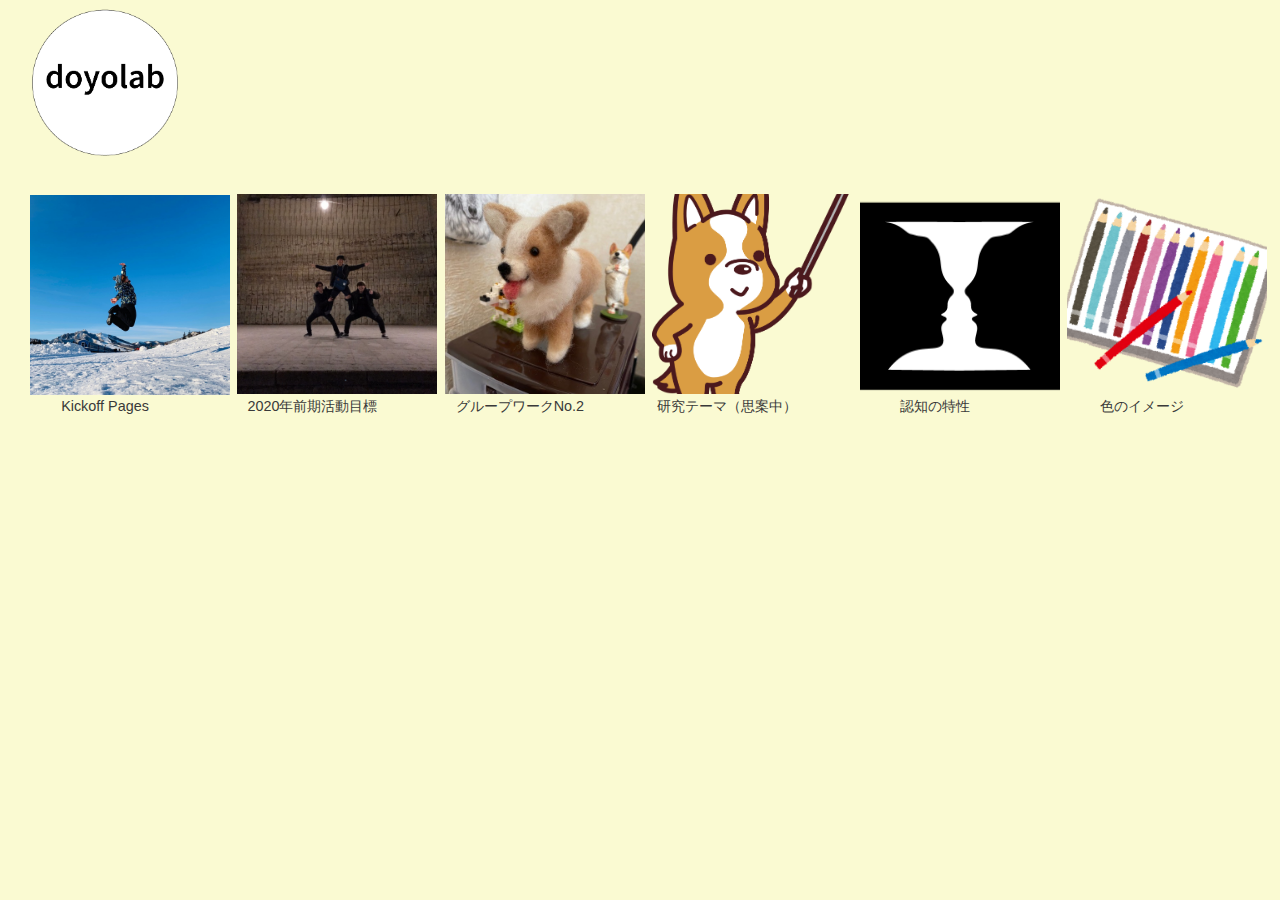
<file: index.html>
<!doctype html>

<head>
  <meta charset="UTF-8"/>

  <title>柿沼良範研究ノート </title>
    <!--main.cssというファイルにhtmlのスタイルの詳細を記入し、参照している-->
  <link rel="stylesheet" href="main.css">
</head>


<body>
    <logo>
        <!--logoはimageフォルダのlogo.pngを使用している。自分のロゴや写真を載せるとわかりやすい-->
        <img src="images/logo.png" alt="">
    </logo>
    <br><br><!--brは改行-->
  <!--毎週この部分をコピペして追加してく-->
    <figure>
        <a href="kick off.html"><img src="images/sunobo.jpg" alt=""></a>
        <figcaption>Kickoff Pages</figcaption>
    </figure>
     <!-------------------------------->
    <!--毎週この部分をコピペして追加してく-->
    <figure>
        <a href="mokuhixyou.html"><img src="images/ooya.jpg" alt=""></a>
        <figcaption>2020年前期活動目標</figcaption>
    </figure>
     <!-------------------------------->
      <!--毎週この部分をコピペして追加してく-->
    <figure>
        <a href="uekibati.html"><img src="images/ko-gi-3.jpg" alt=""></a>
        <figcaption>グループワークNo.2</figcaption>
    </figure>
     <!--毎週この部分をコピペして追加してく-->
    <figure>
        <a href="kennkixyuu.html"><img src="images/71478.png" alt=""></a>
        <figcaption>研究テーマ（思案中）</figcaption>
    </figure>
    <!--毎週この部分をコピペして追加してく-->
    <figure>
        <a href="ninnti.html"><img src="images/tubo.png" alt=""></a>
        <figcaption>認知の特性</figcaption>
    </figure>
    <!--毎週この部分をコピペして追加してく-->
    <figure>
        <a href="ime-zi-1.html"><img src="images/iroenpitsu.png" alt=""></a>
        <figcaption>色のイメージ</figcaption>
    </figure>
</body>
</file>
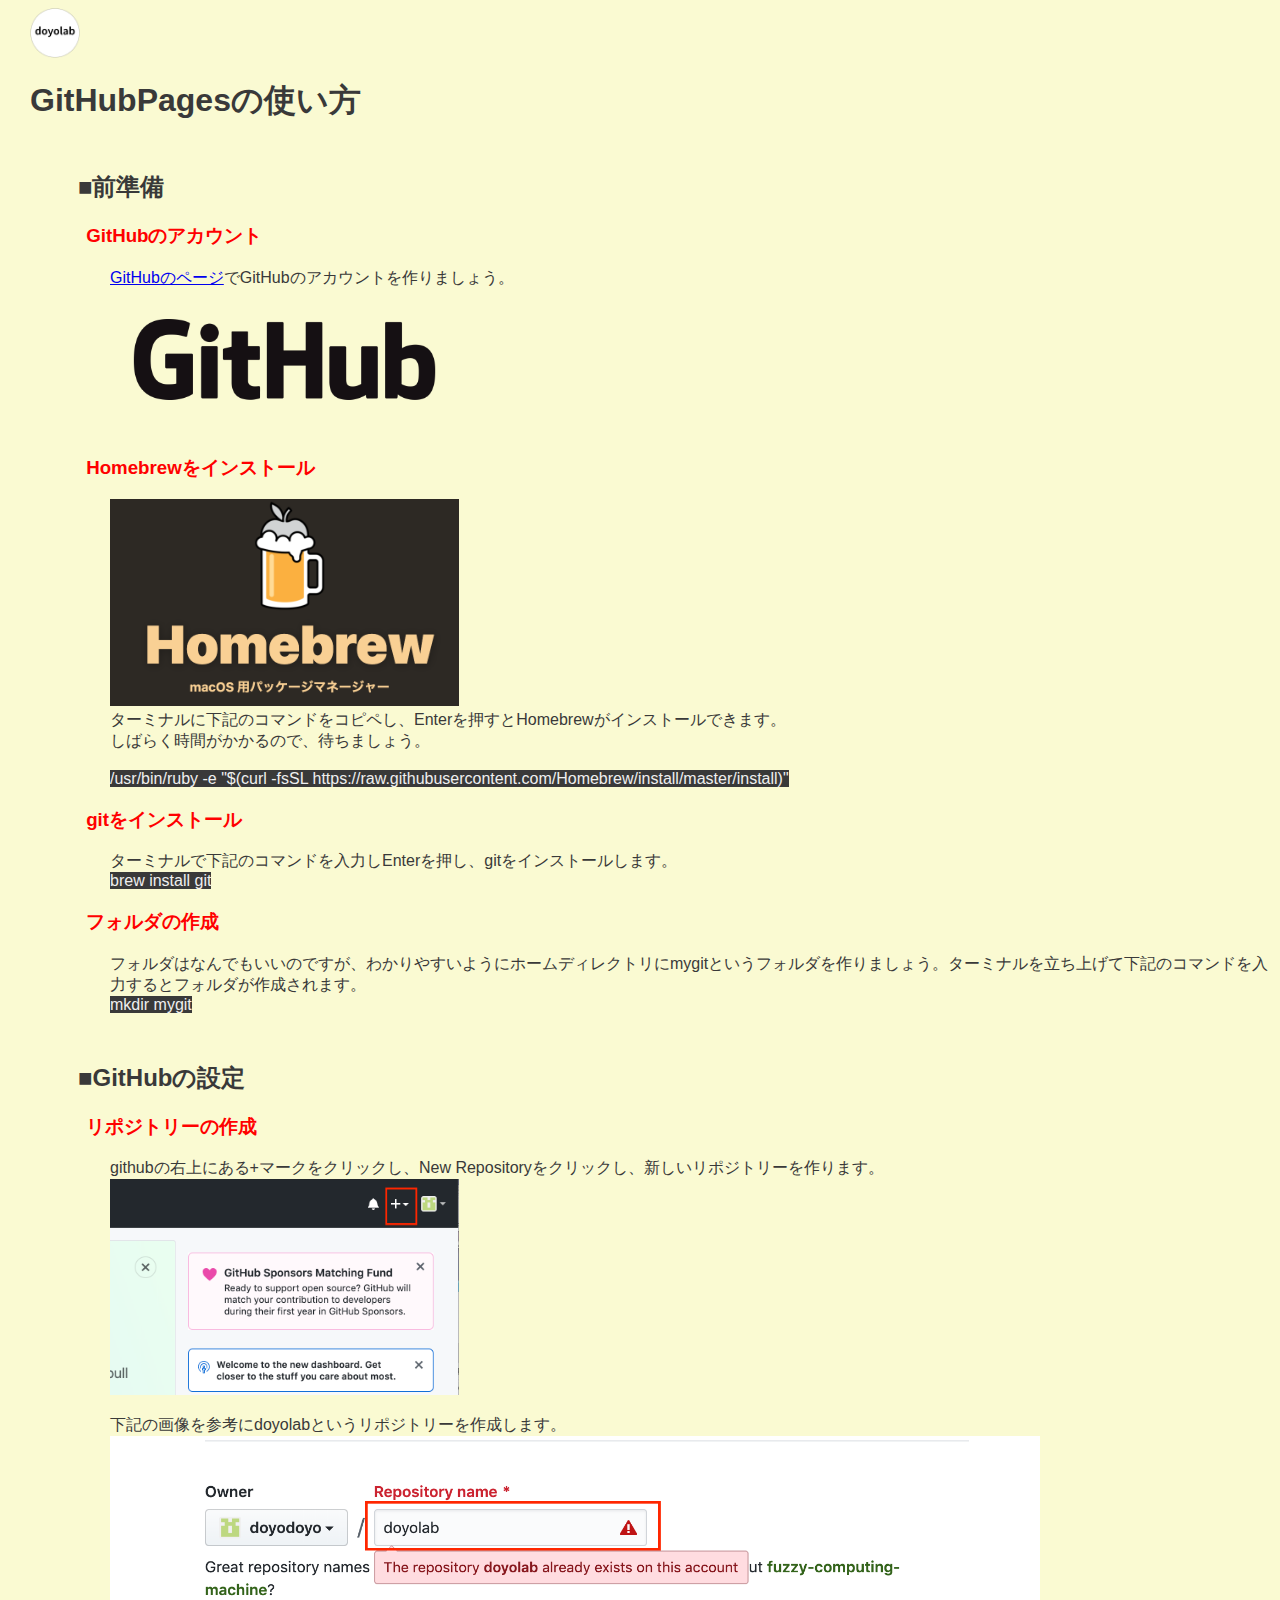
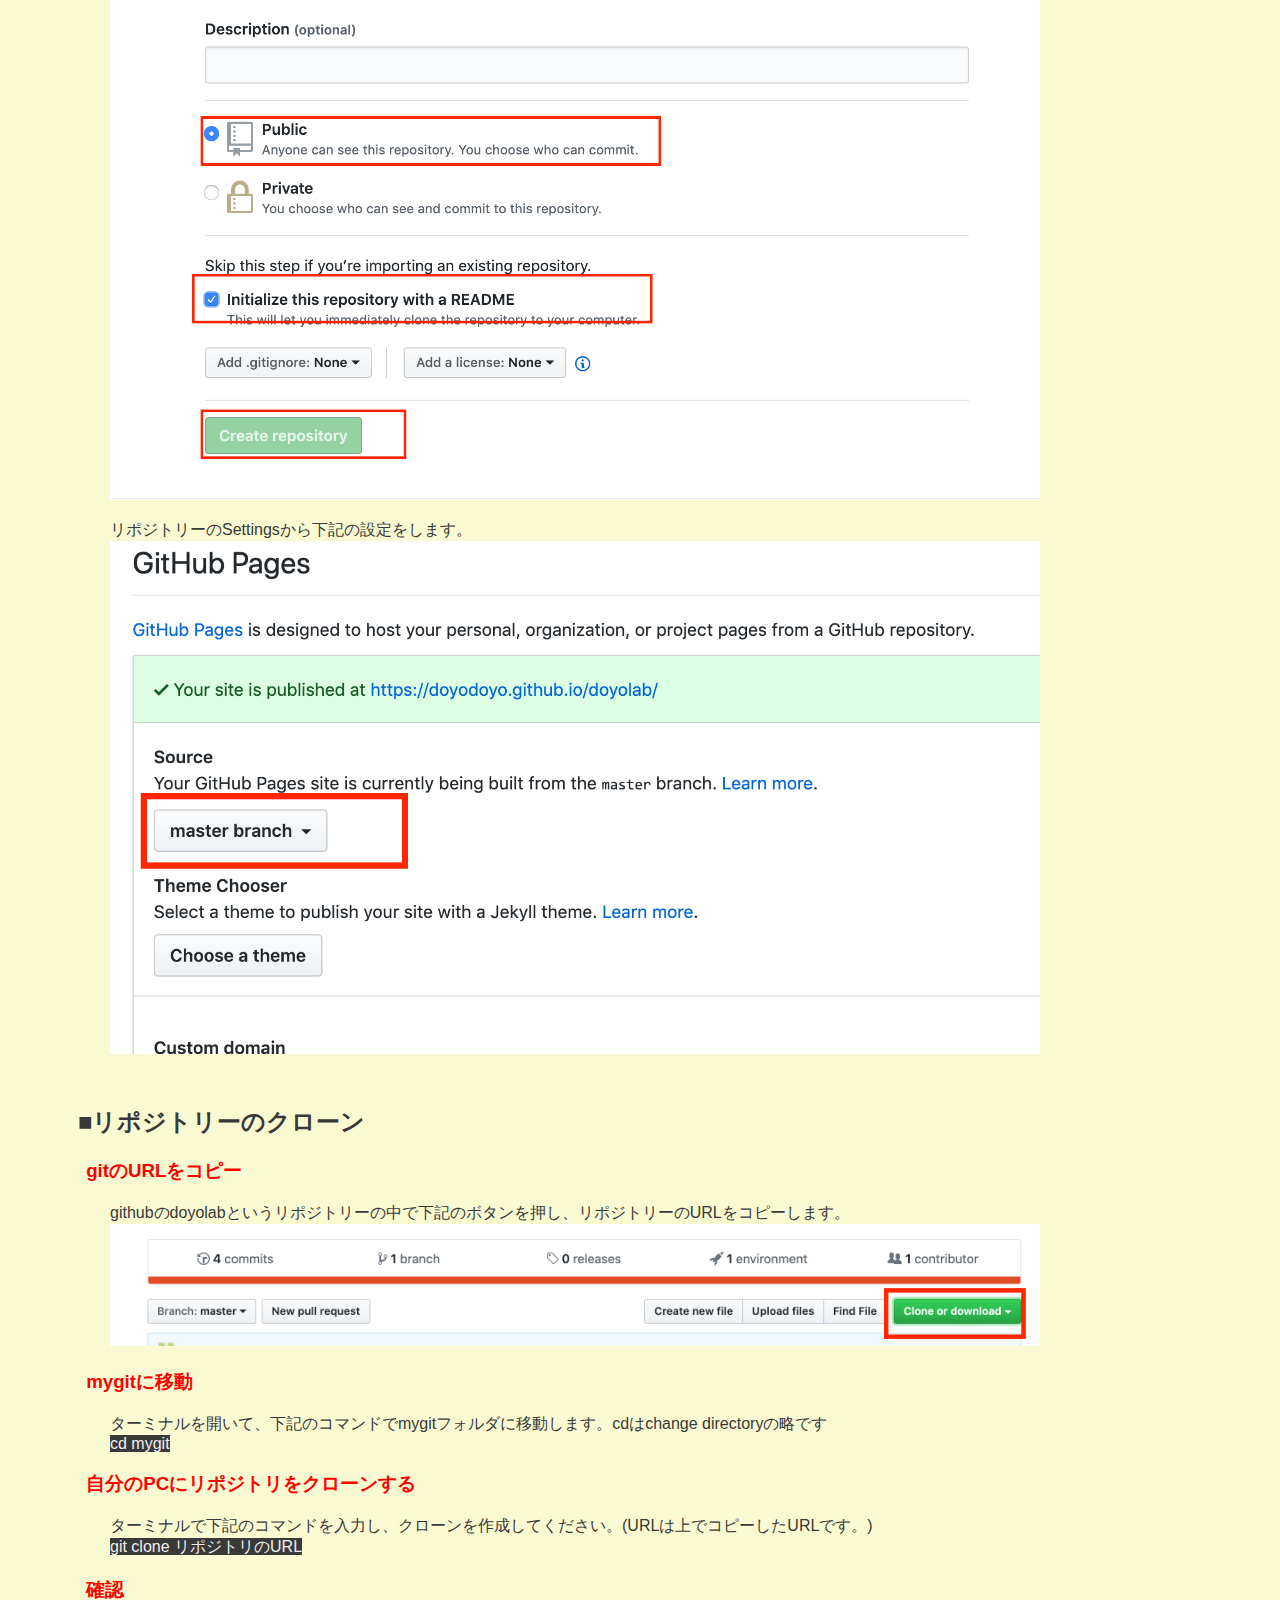
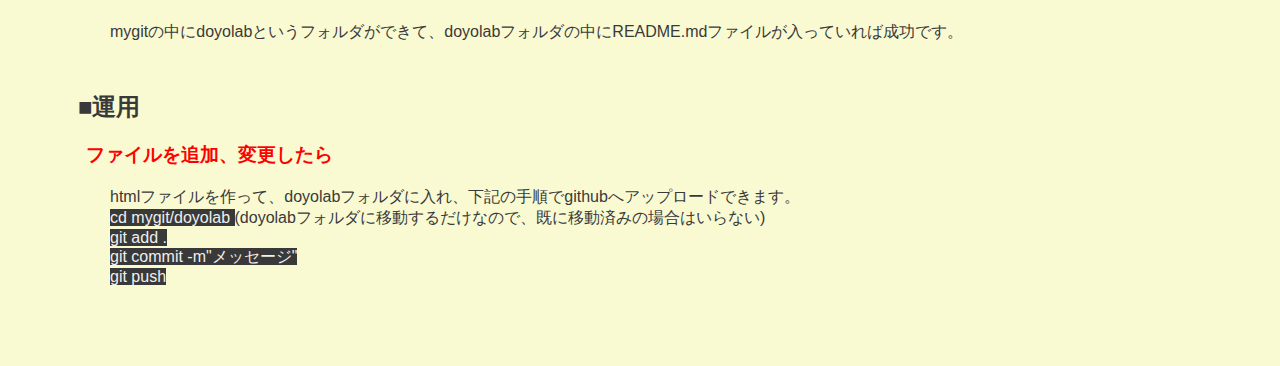
<file: git.html>
<!doctype html>
<html lang="jp">
<head>
    <meta charset="utf-8">
    <meta name="viewport" content="width=device-width, initial-scale=1">
    <title>GitHub Pagesについて</title>
    
    <link rel="stylesheet" href="main.css">
</head>


<body>
    <!--ホームに帰るためのボタン-->
    <logotohome>
    <a href="index.html"><img src="images/logo.png" alt=""></a>
    </logotohome>

    <!--h1は見出し１（大見出し）-->
    <h1>GitHubPagesの使い方</h1>
        <!--h2は見出し2（中見出し）-->
        <h2>■前準備</h2>
            <!--h3は見出し3（小見出し）-->
            <h3>GitHubのアカウント</h3>
            <!--pは段落-->
            <p>
                <!--a href はリンク-->
                <a href="https://github.com/">GitHubのページ</a>でGitHubのアカウントを作りましょう。
                <br><!--brは改行-->
                <img src="images/20190611/GitHub_Logo.png" width="30%">
            </p>
            <h3>Homebrewをインストール</h3>
            <!--pは段落-->
            <p>
                <img src="images/20190611/homebrew.png" width="30%">
                <br>
                ターミナルに下記のコマンドをコピペし、Enterを押すとHomebrewがインストールできます。<br><!--brは改行-->
                しばらく時間がかかるので、待ちましょう。<br><br>
                <!--部分的に黒バックにする。cssにプロパティは記述-->
                <span class="blackback">
                    /usr/bin/ruby -e "$(curl -fsSL https://raw.githubusercontent.com/Homebrew/install/master/install)"
                </span>
                
            </p>

            <h3>gitをインストール</h3>
                <p>
                    ターミナルで下記のコマンドを入力しEnterを押し、gitをインストールします。<br>
                    <span class="blackback">
                        brew install git
                    </span>
                </p>
            <h3>フォルダの作成</h3>
                    <p>
                    フォルダはなんでもいいのですが、わかりやすいようにホームディレクトリにmygitというフォルダを作りましょう。ターミナルを立ち上げて下記のコマンドを入力するとフォルダが作成されます。<br>
                    <span class="blackback">
                        mkdir mygit
                    </span>
                </p>

        <h2>■GitHubの設定</h2>
            <h3>リポジトリーの作成</h3>
            <p>
                githubの右上にある+マークをクリックし、New Repositoryをクリックし、新しいリポジトリーを作ります。<br>
                <img src="images/20190611/createrepo.png" width="30%">
            </p>
            <p>
                下記の画像を参考にdoyolabというリポジトリーを作成します。<br>
                <img src="images/20190611/step1.png" width="80%">
            </p>
            <p>
                リポジトリーのSettingsから下記の設定をします。<br>
                <img src="images/20190611/step1-1.png" width="80%">
            </p>

        <h2>■リポジトリーのクローン</h2>
            <h3>gitのURLをコピー</h3>
            <p>
                githubのdoyolabというリポジトリーの中で下記のボタンを押し、リポジトリーのURLをコピーします。
                <img src="images/20190611/step2.png" width="80%">
            </p>
            <h3>mygitに移動</h3>
            <p>
                ターミナルを開いて、下記のコマンドでmygitフォルダに移動します。cdはchange directoryの略です<br>
                <span class="blackback">
                    cd mygit
                </span>
            </p>
            <h3>自分のPCにリポジトリをクローンする</h3>
            <p>
                ターミナルで下記のコマンドを入力し、クローンを作成してください。(URLは上でコピーしたURLです。)<br>
                <span class="blackback">
                    git clone リポジトリのURL
                </span>
            </p>
            <h3>確認</h3>
            <p>mygitの中にdoyolabというフォルダができて、doyolabフォルダの中にREADME.mdファイルが入っていれば成功です。
    
        <h2>■運用</h2>
            <h3>ファイルを追加、変更したら</h3>
            <p>
                htmlファイルを作って、doyolabフォルダに入れ、下記の手順でgithubへアップロードできます。<br>
                <span class="blackback">
                    cd mygit/doyolab
                </span>(doyolabフォルダに移動するだけなので、既に移動済みの場合はいらない)
                <br>
                <span class="blackback">
                    git add .
                </span>
                <br>
                <span class="blackback">
                    git commit -m"メッセージ"
                </span>
                <br>
                <span class="blackback">
                    git push
                </span>
            </p>
                

</body>
</file>
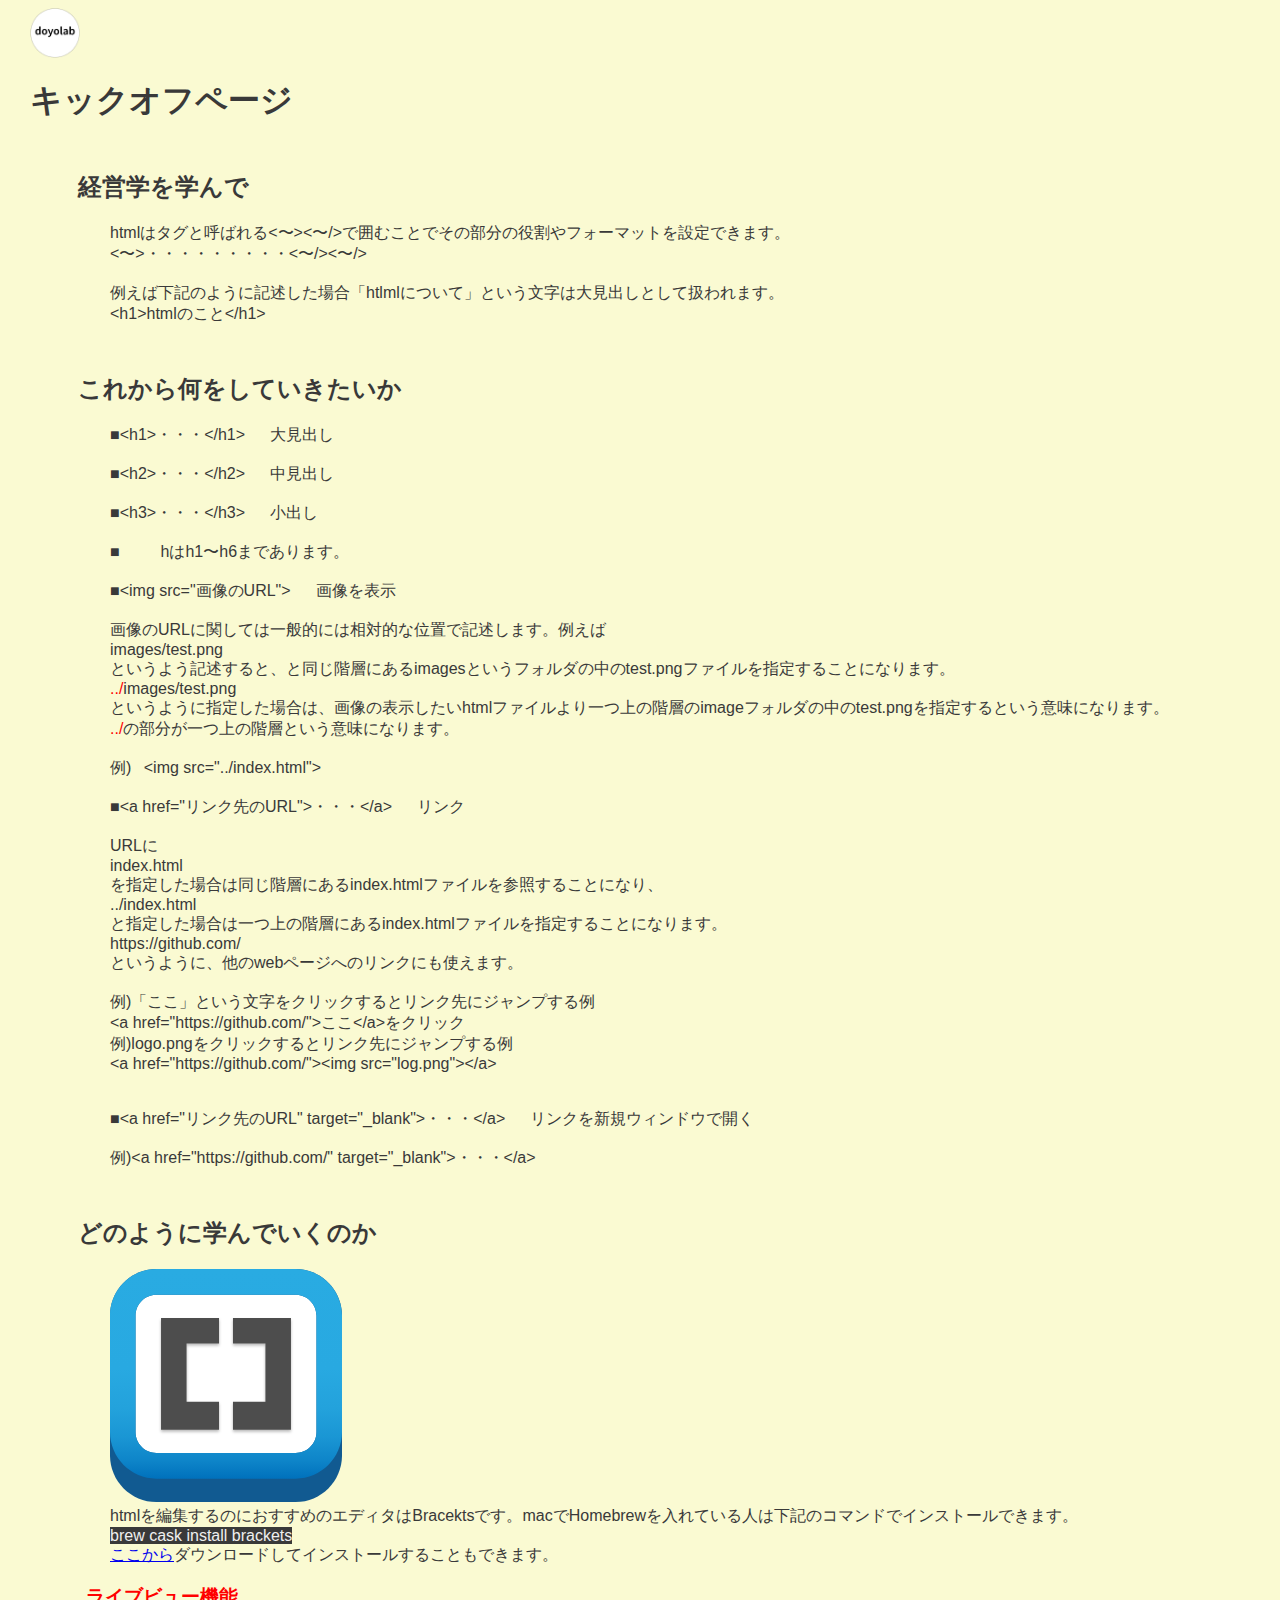
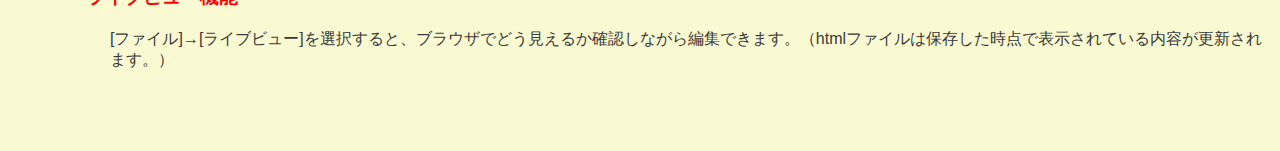
<file: html.html>
<!doctype html>
<html lang="jp">
<head>
    <meta charset="utf-8">
    <meta name="viewport" content="width=device-width, initial-scale=1">
    <title>キックオフページ</title>
    
    <link rel="stylesheet" href="main.css">
</head>


<body>
    <!--ホームに帰るためのボタン-->
    <logotohome>
    <a href="index.html"><img src="images/logo.png" alt=""></a>
    </logotohome>

    <h1>キックオフページ</h1>
        <h2>経営学を学んで</h2>
        <p>
            htmlはタグと呼ばれる&lt;〜&gt;&lt;〜/&gt;で囲むことでその部分の役割やフォーマットを設定できます。<br>
            &lt;〜&gt;・・・・・・・・・&lt;〜/&gt;&lt;〜/&gt;<br><br>
            例えば下記のように記述した場合「htlmlについて」という文字は大見出しとして扱われます。<br>
            &lt;h1&gt;htmlのこと&lt;/h1&gt;
        </p>
        <h2>これから何をしていきたいか</h2>
        <p>
            
            ■&lt;h1&gt;・・・&lt;/h1&gt;  &ensp; &ensp;大見出し<br><br>
            ■&lt;h2&gt;・・・&lt;/h2&gt;  &ensp; &ensp;中見出し<br><br>
            ■&lt;h3&gt;・・・&lt;/h3&gt;  &ensp; &ensp;小出し<br><br>
            ■&ensp; &ensp;&ensp; &ensp;hはh1〜h6まであります。<br><br>
            ■&lt;img src="画像のURL"&gt;  &ensp; &ensp;画像を表示<br><br>
            画像のURLに関しては一般的には相対的な位置で記述します。例えば<br>
            images/test.png<br>
            というよう記述すると、と同じ階層にあるimagesというフォルダの中のtest.pngファイルを指定することになります。<br>
            <span style="color:red">../</span>images/test.png<br>
            というように指定した場合は、画像の表示したいhtmlファイルより一つ上の階層のimageフォルダの中のtest.pngを指定するという意味になります。<br><span style="color:red">../</span>の部分が一つ上の階層という意味になります。<br><br>
            例)&ensp; &lt;img src="../index.html"&gt;  &ensp; &ensp;
            <br><br>
            ■&lt;a href="リンク先のURL"&gt;・・・&lt;/a&gt;  &ensp; &ensp;リンク<br><br>
            URLに<br>
            index.html<br>
            を指定した場合は同じ階層にあるindex.htmlファイルを参照することになり、<br>
            ../index.html<br>
            と指定した場合は一つ上の階層にあるindex.htmlファイルを指定することになります。<br>
            https://github.com/<br>
            というように、他のwebページへのリンクにも使えます。<br><br>
            例)「ここ」という文字をクリックするとリンク先にジャンプする例<br>&lt;a href="https://github.com/"&gt;ここ&lt;/a&gt;をクリック<br>
            例)logo.pngをクリックするとリンク先にジャンプする例<br>&lt;a href="https://github.com/"&gt;&lt;img src="log.png"&gt;&lt;/a&gt;
            <br><br><br>
            ■&lt;a href="リンク先のURL"  target="_blank"&gt;・・・&lt;/a&gt;  &ensp; &ensp;リンクを新規ウィンドウで開く
            <br><br>
            例)&lt;a href="https://github.com/"  target="_blank"&gt;・・・&lt;/a&gt;
            
        </p>
        <h2>どのように学んでいくのか</h2>
        <p>
            <img src="images/20190611/brackets.svg" width="20%"><br>
            htmlを編集するのにおすすめのエディタはBracektsです。macでHomebrewを入れている人は下記のコマンドでインストールできます。<br>
            <span class="blackback">
                    brew cask install brackets
            </span><br>
            <a href="http://brackets.io/">ここから</a>ダウンロードしてインストールすることもできます。<br>
            
        </p>
            <h3>ライブビュー機能</h3>
            <p>
                [ファイル]→[ライブビュー]を選択すると、ブラウザでどう見えるか確認しながら編集できます。（htmlファイルは保存した時点で表示されている内容が更新されます。）
            </p>

</body>
</file>
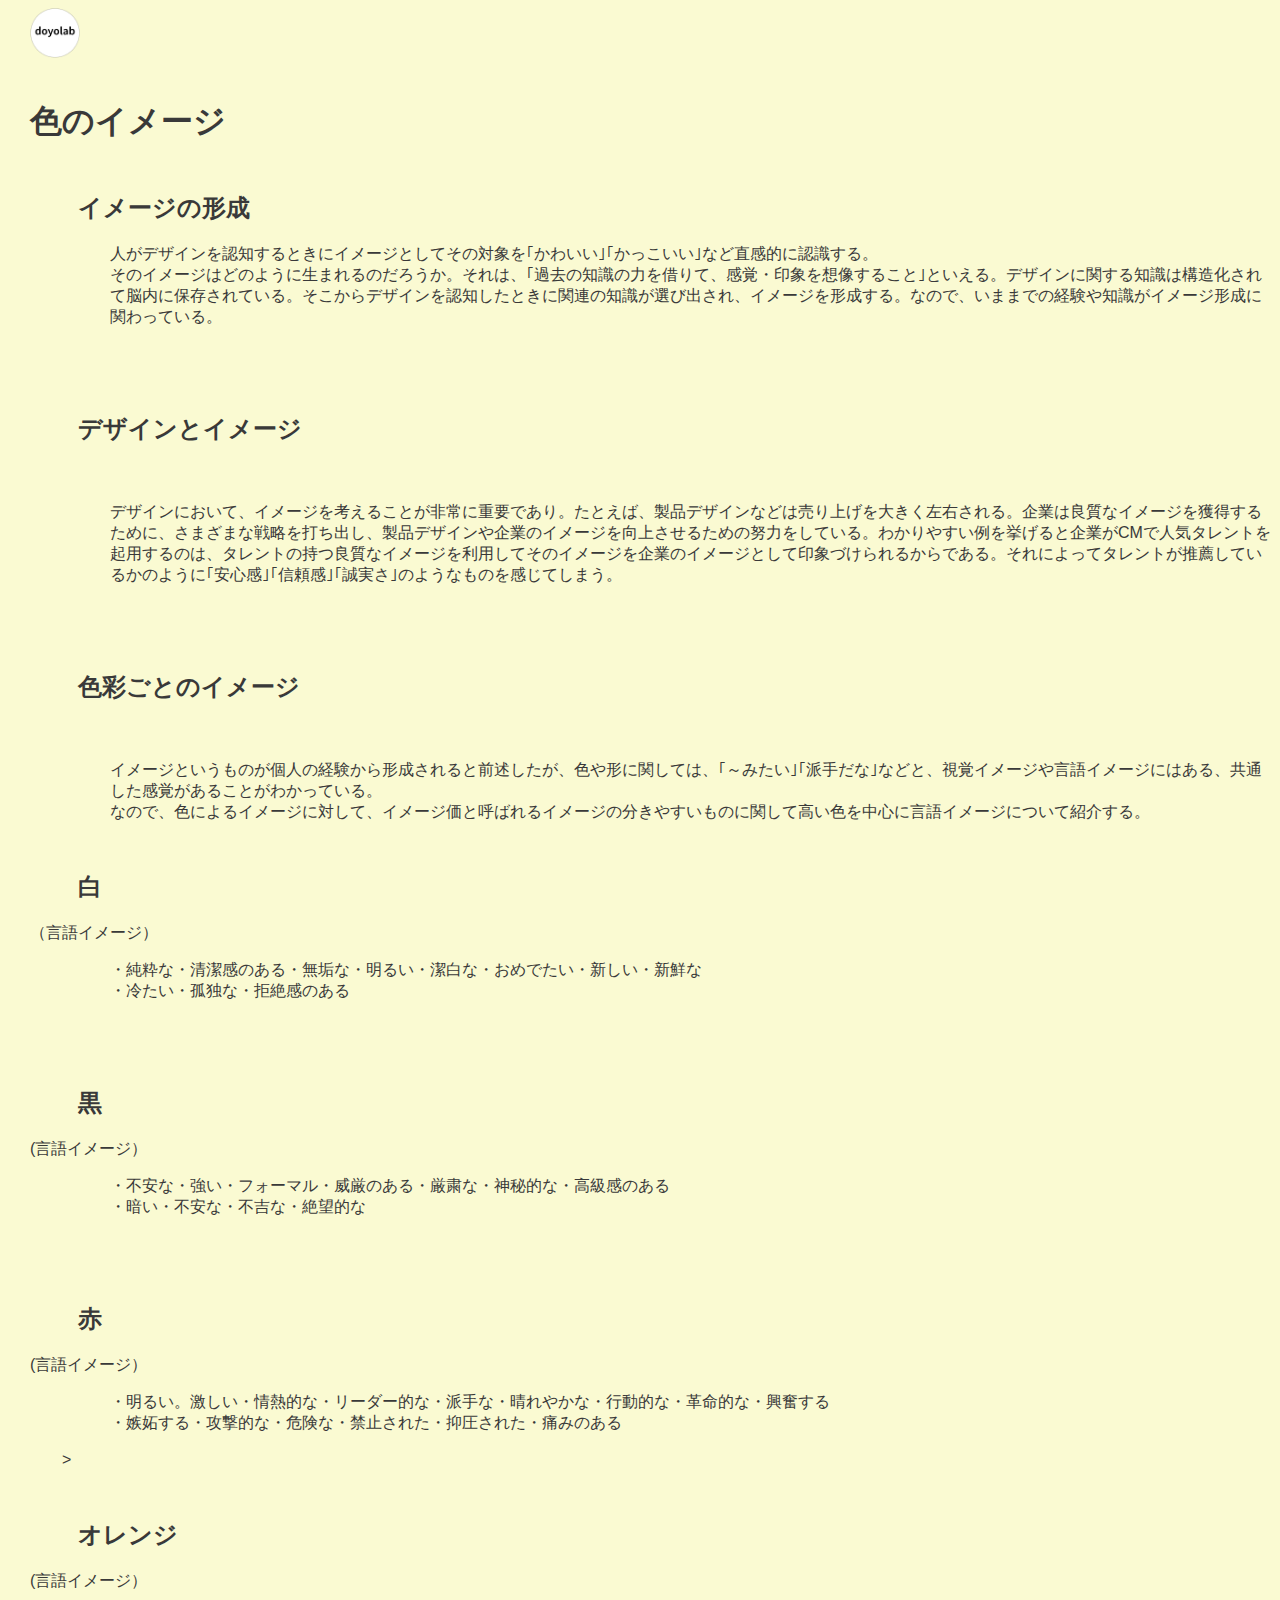
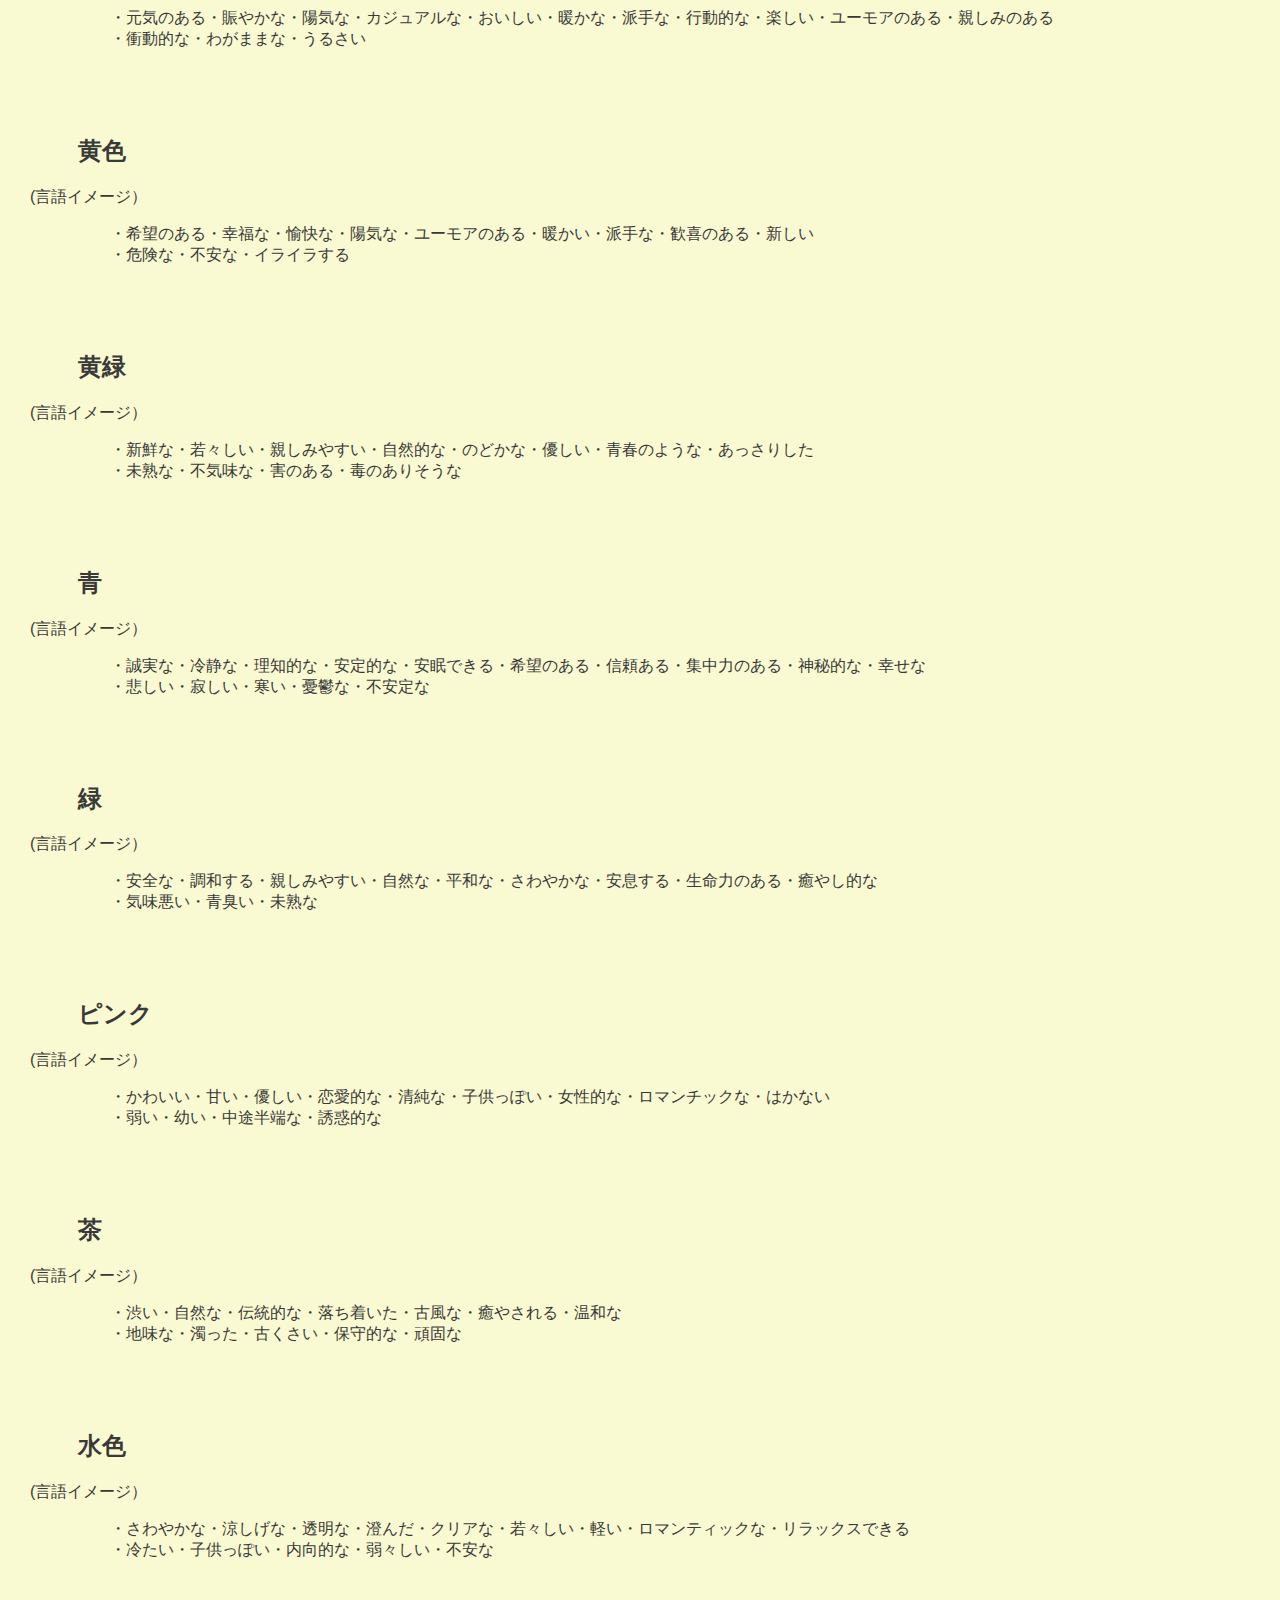
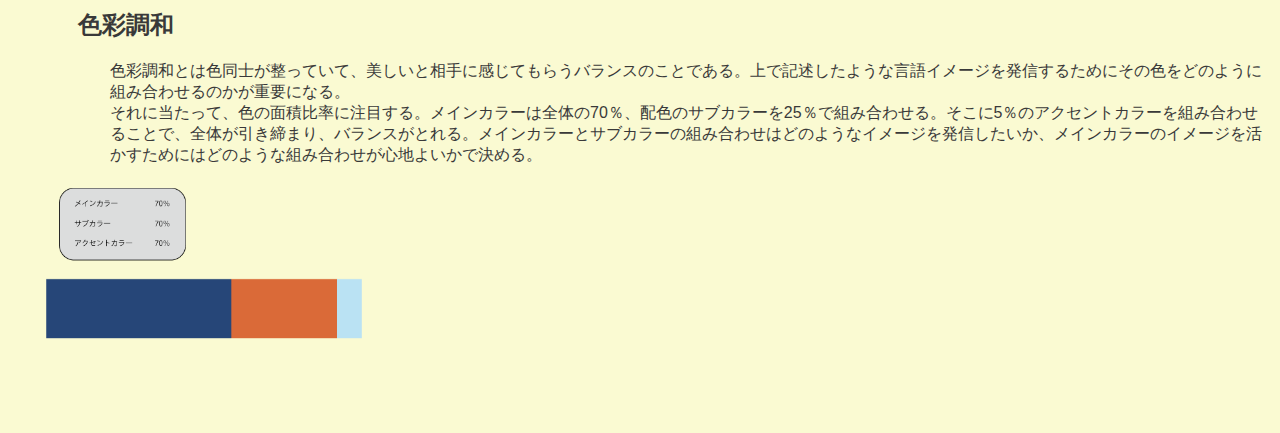
<file: ime-zi-1.html>
<!doctype html>
<html lang="jp">
<head>
    <meta charset="utf-8">
    <meta name="viewport" content="width=device-width, initial-scale=1">
    <title>色のイメージ</title>
    
    <link rel="stylesheet" href="main.css">
</head>


<body>
    <!--ホームに帰るためのボタン-->
    <logotohome>
    <a href="index.html"><img src="images/logo.png" alt=""></a>
    </logotohome>

    　　<h1>色のイメージ</h1>
        <h2>イメージの形成</h2>
        <p>
        人がデザインを認知するときにイメージとしてその対象を｢かわいい｣｢かっこいい｣など直感的に認識する。<br>
        そのイメージはどのように生まれるのだろうか。それは、｢過去の知識の力を借りて、感覚・印象を想像すること｣といえる。デザインに関する知識は構造化されて脳内に保存されている。そこからデザインを認知したときに関連の知識が選び出され、イメージを形成する。なので、いままでの経験や知識がイメージ形成に関わっている。 <br>
        </p>
     　　<h2>デザインとイメージ</h2>
     　　<p>
        デザインにおいて、イメージを考えることが非常に重要であり。たとえば、製品デザインなどは売り上げを大きく左右される。企業は良質なイメージを獲得するために、さまざまな戦略を打ち出し、製品デザインや企業のイメージを向上させるための努力をしている。わかりやすい例を挙げると企業がCMで人気タレントを起用するのは、タレントの持つ良質なイメージを利用してそのイメージを企業のイメージとして印象づけられるからである。それによってタレントが推薦しているかのように｢安心感｣｢信頼感｣｢誠実さ｣のようなものを感じてしまう。
         </p>
    　　<h2>色彩ごとのイメージ</h2>
　　　　　<p>
        イメージというものが個人の経験から形成されると前述したが、色や形に関しては、｢～みたい｣｢派手だな｣などと、視覚イメージや言語イメージにはある、共通した感覚があることがわかっている。<br>
        なので、色によるイメージに対して、イメージ価と呼ばれるイメージの分きやすいものに関して高い色を中心に言語イメージについて紹介する。</p>
    <article>
        <h2>白</h2>
        <section>（言語イメージ）</section>
        <p>・純粋な・清潔感のある・無垢な・明るい・潔白な・おめでたい・新しい・新鮮な<br>
        ・冷たい・孤独な・拒絶感のある</p>
    </article>
    <article>
    　　　<h2>黒</h2>
        <section>(言語イメージ）</section>
        <p>・不安な・強い・フォーマル・威厳のある・厳粛な・神秘的な・高級感のある<br>
            ・暗い・不安な・不吉な・絶望的な</p>
    </article>  
    <article>
    　　　<h2>赤</h2>
        <section>(言語イメージ）</section>
        <p>・明るい。激しい・情熱的な・リーダー的な・派手な・晴れやかな・行動的な・革命的な・興奮する<br>
            ・嫉妬する・攻撃的な・危険な・禁止された・抑圧された・痛みのある</p>
    </article> 
    <article>
    　　><h2>オレンジ</h2>
        <section>(言語イメージ）</section>
        <p>・元気のある・賑やかな・陽気な・カジュアルな・おいしい・暖かな・派手な・行動的な・楽しい・ユーモアのある・親しみのある<br>
            ・衝動的な・わがままな・うるさい</p>
    </article>  
    <article>
    　　　<h2>黄色</h2>
        <section>(言語イメージ）</section>
        <p>・希望のある・幸福な・愉快な・陽気な・ユーモアのある・暖かい・派手な・歓喜のある・新しい<br>
            ・危険な・不安な・イライラする</p>
    </article> 
    <article>
    　　　<h2>黄緑</h2>
        <section>(言語イメージ）</section>
        <p>・新鮮な・若々しい・親しみやすい・自然的な・のどかな・優しい・青春のような・あっさりした<br>
            ・未熟な・不気味な・害のある・毒のありそうな</p>
    </article> 
    <article>
    　　　<h2>青</h2>
        <section>(言語イメージ）</section>
        <p>・誠実な・冷静な・理知的な・安定的な・安眠できる・希望のある・信頼ある・集中力のある・神秘的な・幸せな<br>
            ・悲しい・寂しい・寒い・憂鬱な・不安定な</p>
    </article>  
    <article>
    　　　<h2>緑</h2>
        <section>(言語イメージ）</section>
        <p>・安全な・調和する・親しみやすい・自然な・平和な・さわやかな・安息する・生命力のある・癒やし的な<br>
            ・気味悪い・青臭い・未熟な</p>
    </article>  
    <article>
    　　　<h2>ピンク</h2>
        <section>(言語イメージ）</section>
        <p>・かわいい・甘い・優しい・恋愛的な・清純な・子供っぽい・女性的な・ロマンチックな・はかない<br>
            ・弱い・幼い・中途半端な・誘惑的な</p>
    </article>  
        <article>
    　　　<h2>茶</h2>
        <section>(言語イメージ）</section>
        <p>・渋い・自然な・伝統的な・落ち着いた・古風な・癒やされる・温和な<br>
            ・地味な・濁った・古くさい・保守的な・頑固な</p>
    </article>  
    <article>
    　　　<h2>水色</h2>
        <section>(言語イメージ）</section>
        <p>・さわやかな・涼しげな・透明な・澄んだ・クリアな・若々しい・軽い・ロマンティックな・リラックスできる<br>
            ・冷たい・子供っぽい・内向的な・弱々しい・不安な</p>
    </article>  
        <h2>色彩調和</h2>
        <p>色彩調和とは色同士が整っていて、美しいと相手に感じてもらうバランスのことである。上で記述したような言語イメージを発信するためにその色をどのように組み合わせるのかが重要になる。<br>
        それに当たって、色の面積比率に注目する。メインカラーは全体の70％、配色のサブカラーを25％で組み合わせる。そこに5％のアクセントカラーを組み合わせることで、全体が引き締まり、バランスがとれる。メインカラーとサブカラーの組み合わせはどのようなイメージを発信したいか、メインカラーのイメージを活かすためにはどのような組み合わせが心地よいかで決める。</p>
        <img src="images/iro.png" width="30%">
        
</body>
</file>
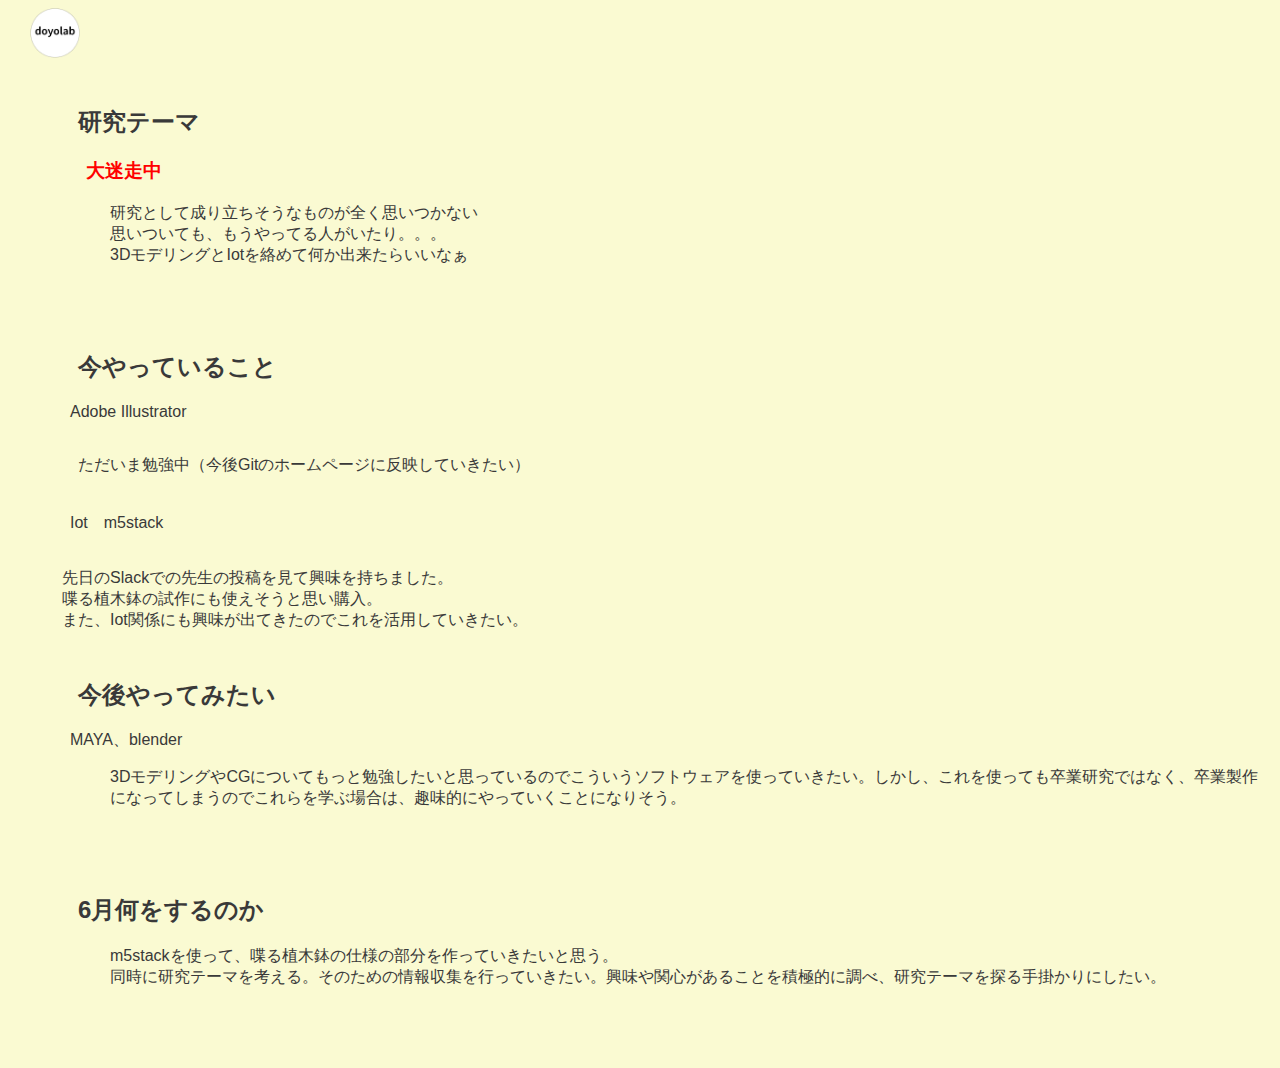
<file: kennkixyuu.html>
<!doctype html>
<html lang="jp">
<head>
    <meta charset="utf-8">
    <meta name="viewport" content="width=device-width, initial-scale=1">
    <title>研究テーマ</title>
    
    <link rel="stylesheet" href="main.css">
</head>


<body>
    <!--ホームに帰るためのボタン-->
    <logotohome>
    <a href="index.html"><img src="images/logo.png" alt=""></a>
    </logotohome>

    <h2>研究テーマ</h2>
    <h3>大迷走中</h3>
    <p>
        研究として成り立ちそうなものが全く思いつかない<br>
        思いついても、もうやってる人がいたり。。。<br>
        3DモデリングとIotを絡めて何か出来たらいいなぁ<br>
    </p>
    　　<h2>今やっていること</h2>
       <ul>Adobe Illustrator</ul><br>
   　　　ただいま勉強中（今後Gitのホームページに反映していきたい） <br> 
    　　
    <ul>Iot　m5stack</ul><br>
    　　先日のSlackでの先生の投稿を見て興味を持ちました。<br>
    　　喋る植木鉢の試作にも使えそうと思い購入。<br>
    　　また、Iot関係にも興味が出てきたのでこれを活用していきたい。<br>
    <h2>今後やってみたい</h2>
    <ul>MAYA、blender</ul>
    <p>
         3DモデリングやCGについてもっと勉強したいと思っているのでこういうソフトウェアを使っていきたい。しかし、これを使っても卒業研究ではなく、卒業製作になってしまうのでこれらを学ぶ場合は、趣味的にやっていくことになりそう。</p>
　　<h2>6月何をするのか</h2>
    <p>
       m5stackを使って、喋る植木鉢の仕様の部分を作っていきたいと思う。<br>
       同時に研究テーマを考える。そのための情報収集を行っていきたい。興味や関心があることを積極的に調べ、研究テーマを探る手掛かりにしたい。  
    </p>

</body>
</file>
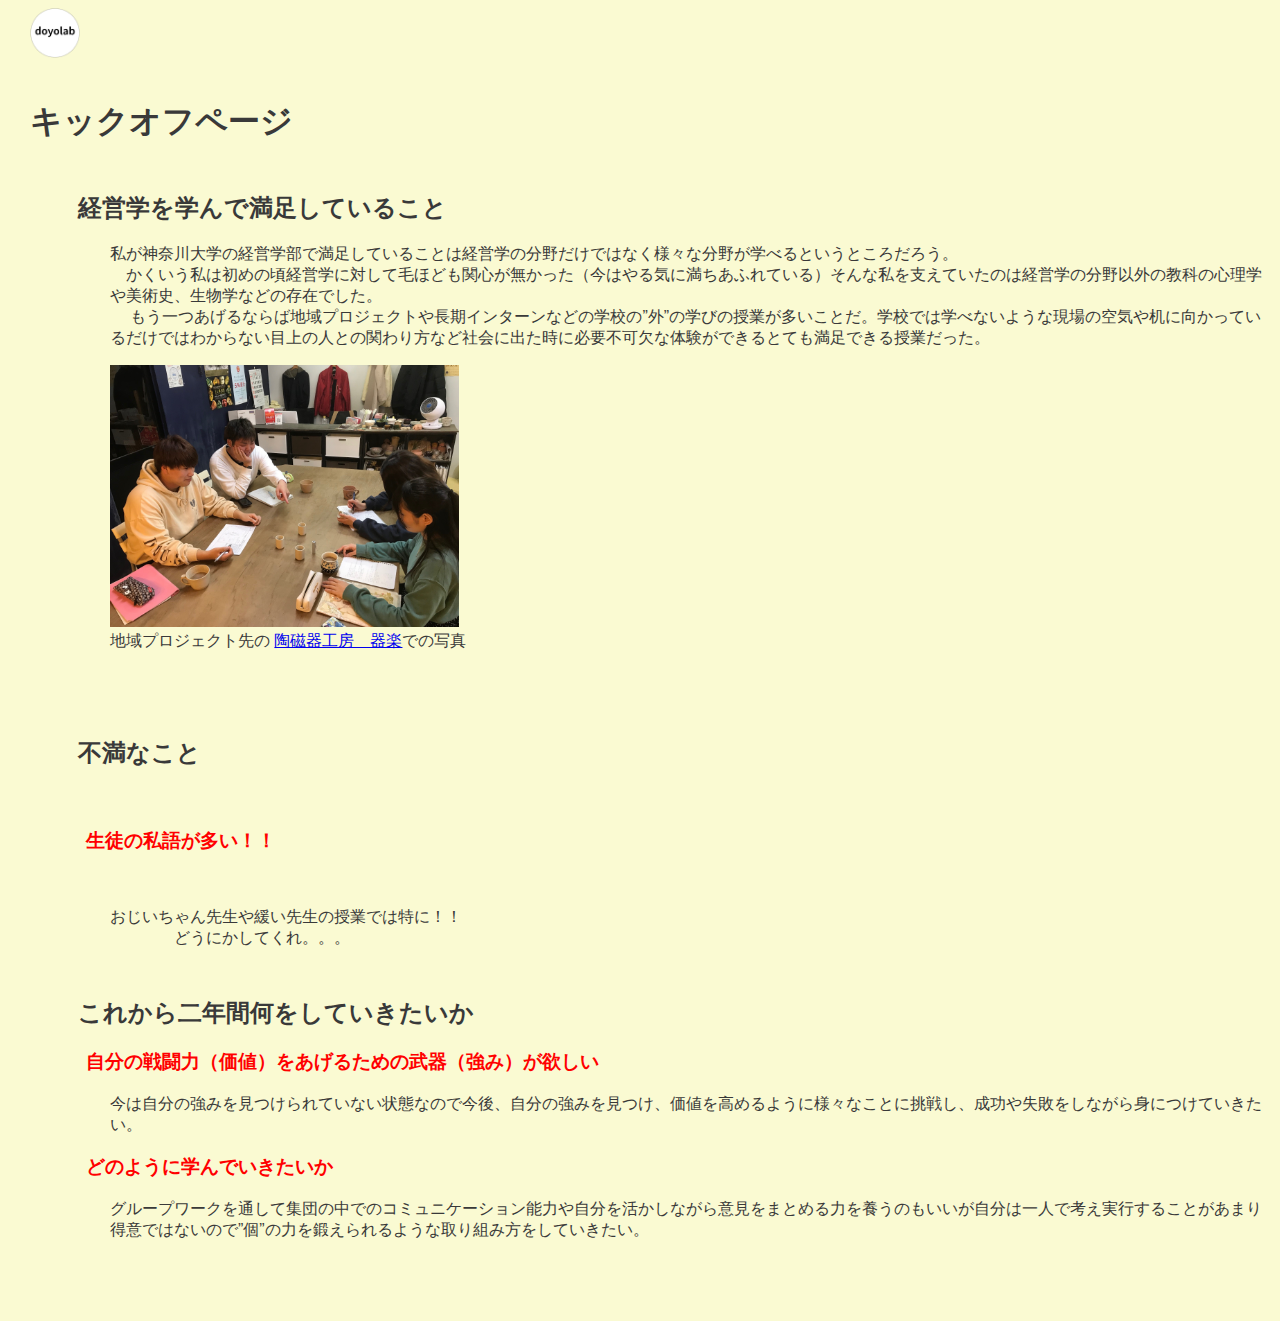
<file: kick off.html>
<!doctype html>
<html lang="jp">
<head>
    <meta charset="utf-8">
    <meta name="viewport" content="width=device-width, initial-scale=1">
    <title>キックオフページ</title>
    
    <link rel="stylesheet" href="main.css">
</head>


<body>
    <!--ホームに帰るためのボタン-->
    <logotohome>
    <a href="index.html"><img src="images/logo.png" alt=""></a>
    </logotohome>

    　　<h1>キックオフページ</h1>
        <h2>経営学を学んで満足していること</h2>
        <p>
        私が神奈川大学の経営学部で満足していることは経営学の分野だけではなく様々な分野が学べるというところだろう。<br>
         　かくいう私は初めの頃経営学に対して毛ほども関心が無かった（今はやる気に満ちあふれている）そんな私を支えていたのは経営学の分野以外の教科の心理学や美術史、生物学などの存在でした。<br>
        　
        もう一つあげるならば地域プロジェクトや長期インターンなどの学校の”外”の学びの授業が多いことだ。学校では学べないような現場の空気や机に向かっているだけではわからない目上の人との関わり方など社会に出た時に必要不可欠な体験ができるとても満足できる授業だった。<br></p>
     <p>
            <img src="images/kiraku.jpg" width="30%"><br>  
            地域プロジェクト先の <a href="http://www.scn-net.ne.jp/~k-kiraku/">陶磁器工房　器楽</a>での写真</p>
            
    　　<h2>不満なこと</h2>
    　　<h3>生徒の私語が多い！！</h3><br>
    <p>
        おじいちゃん先生や緩い先生の授業では特に！！<br>　　　　どうにかしてくれ。。。
</p>
            
        
        <h2>これから二年間何をしていきたいか</h2>
        
        <h3>自分の戦闘力（価値）をあげるための武器（強み）が欲しい</h3>
           <p>今は自分の強みを見つけられていない状態なので今後、自分の強みを見つけ、価値を高めるように様々なことに挑戦し、成功や失敗をしながら身につけていきたい。</p>
        
        <h3>どのように学んでいきたいか</h3>
        <p>
               グループワークを通して集団の中でのコミュニケーション能力や自分を活かしながら意見をまとめる力を養うのもいいが自分は一人で考え実行することがあまり得意ではないので”個”の力を鍛えられるような取り組み方をしていきたい。
        </p>

</body>
</file>
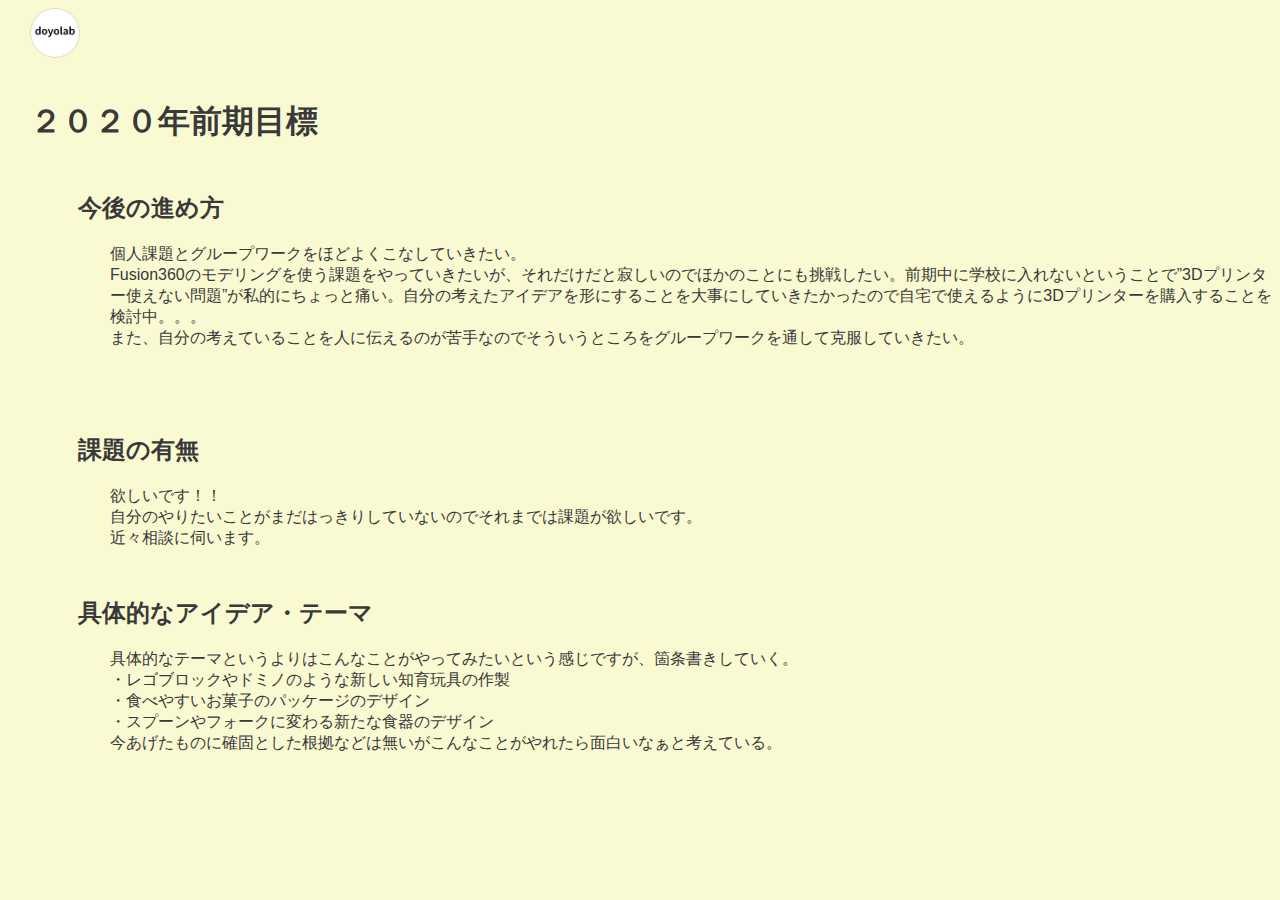
<file: mokuhixyou.html>
<!doctype html>
<html lang="jp">
<head>
    <meta charset="utf-8">
    <meta name="viewport" content="width=device-width, initial-scale=1">
    <title>2020年前期の目標</title>
    
    <link rel="stylesheet" href="main.css">
</head>


<body>
    <!--ホームに帰るためのボタン-->
    <logotohome>
    <a href="index.html"><img src="images/logo.png" alt=""></a>
    </logotohome>

    　　<h1>２０２０年前期目標</h1>
        <h2>今後の進め方</h2>
        <p>
        個人課題とグループワークをほどよくこなしていきたい。<br>
        Fusion360のモデリングを使う課題をやっていきたいが、それだけだと寂しいのでほかのことにも挑戦したい。前期中に学校に入れないということで”3Dプリンター使えない問題”が私的にちょっと痛い。自分の考えたアイデアを形にすることを大事にしていきたかったので自宅で使えるように3Dプリンターを購入することを検討中。。。 <br>
        また、自分の考えていることを人に伝えるのが苦手なのでそういうところをグループワークを通して克服していきたい。
    </p>

    　　<h2>課題の有無</h2>
        <p>欲しいです！！<br>
        自分のやりたいことがまだはっきりしていないのでそれまでは課題が欲しいです。<br>
           近々相談に伺います。
</p>
            
        
        <h2>具体的なアイデア・テーマ</h2>
         <p>具体的なテーマというよりはこんなことがやってみたいという感じですが、箇条書きしていく。<br>
    ・レゴブロックやドミノのような新しい知育玩具の作製<br>
    ・食べやすいお菓子のパッケージのデザイン<br>
    ・スプーンやフォークに変わる新たな食器のデザイン<br>
    今あげたものに確固とした根拠などは無いがこんなことがやれたら面白いなぁと考えている。</p>
        
        </body>
</file>
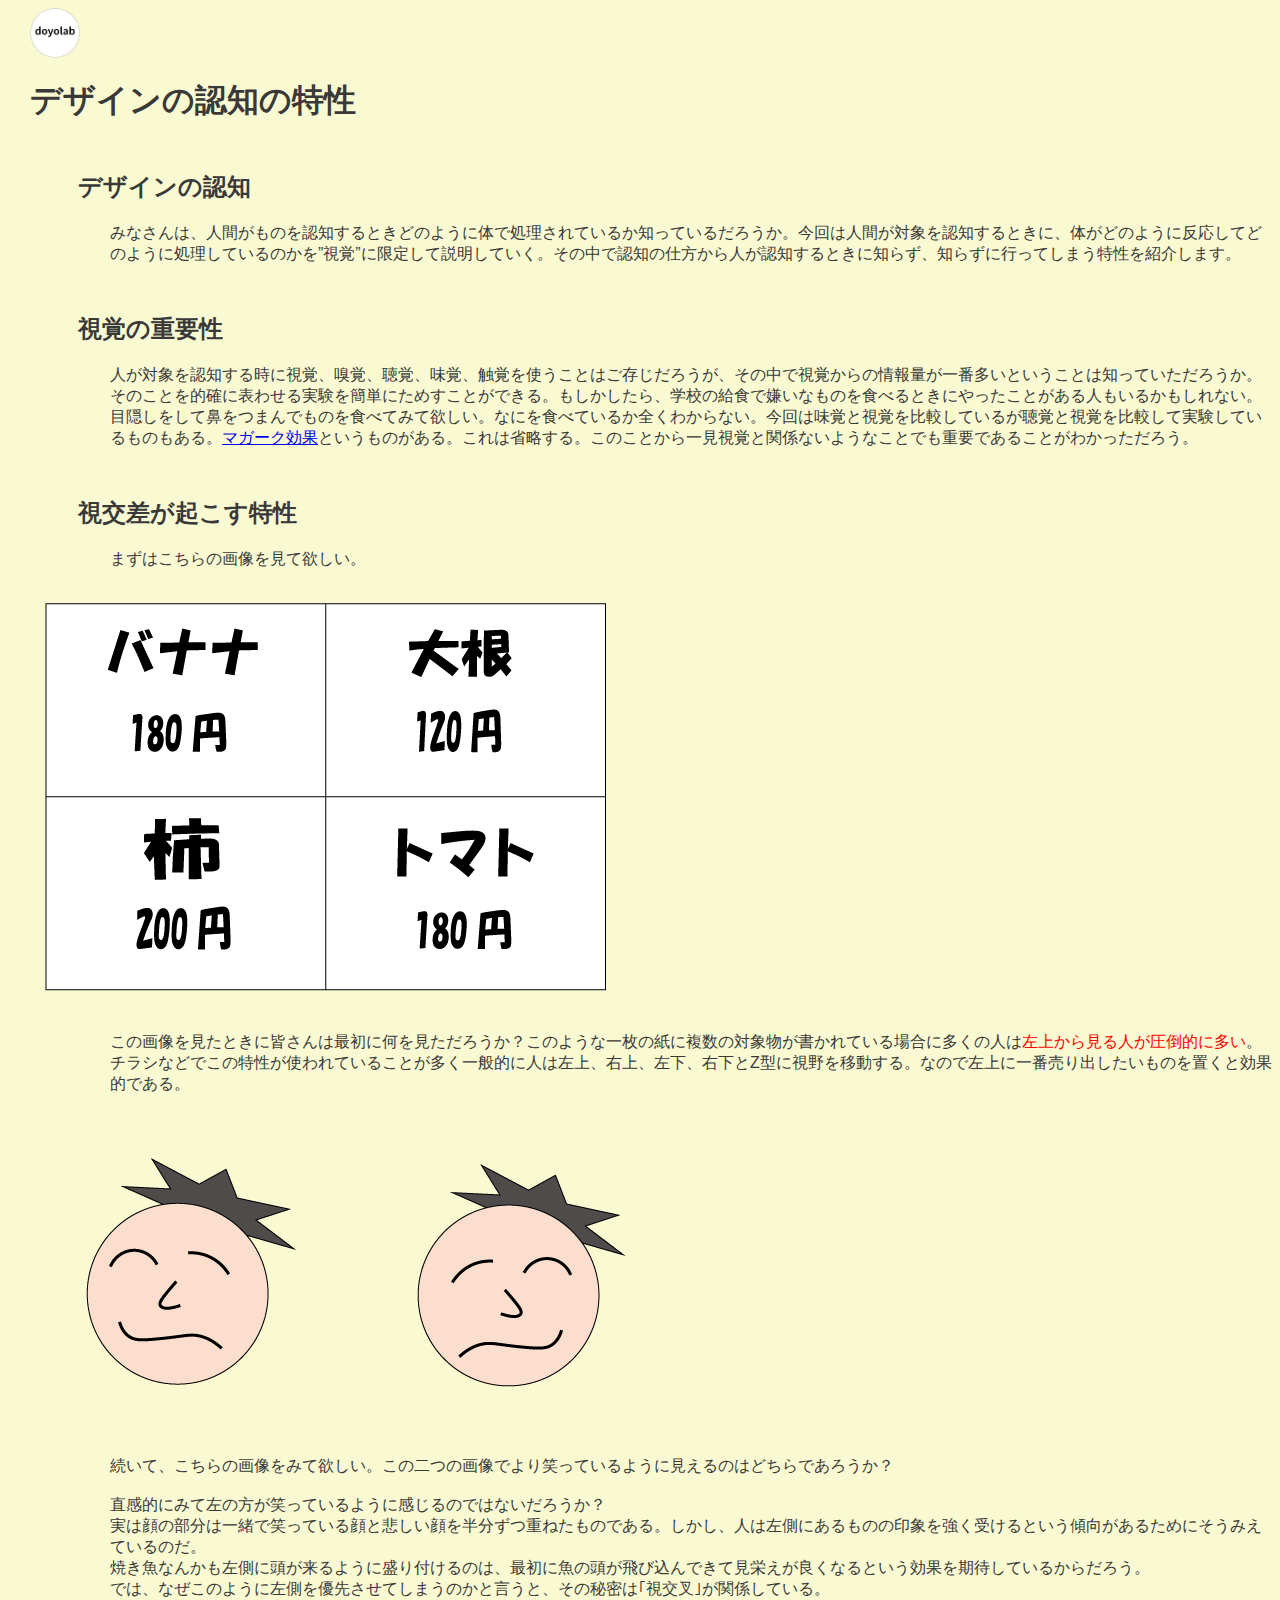
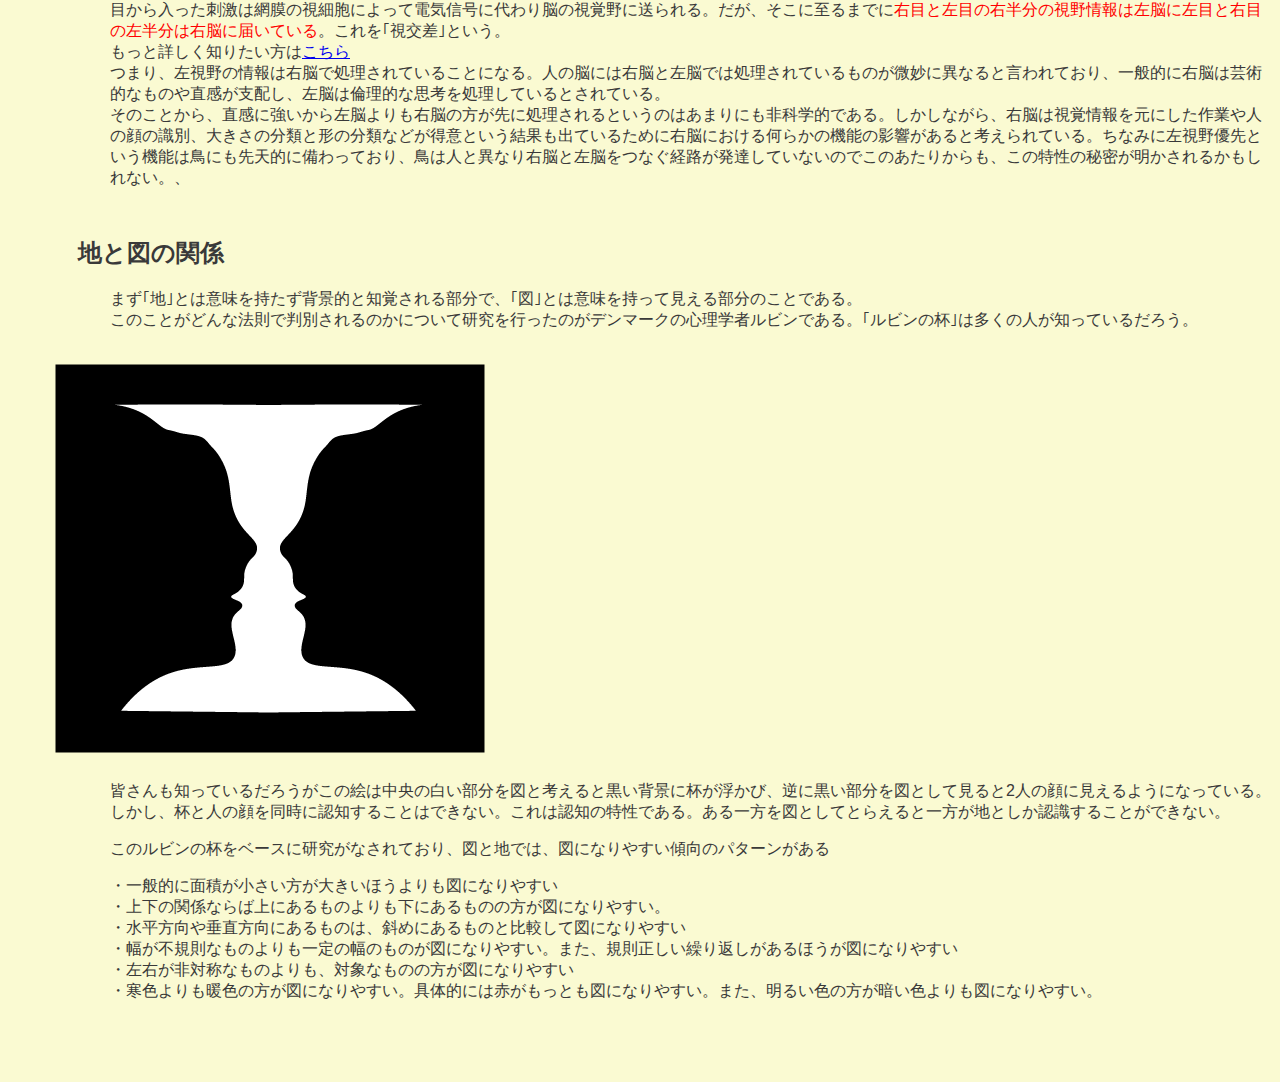
<file: ninnti.html>
<!doctype html>
<html lang="jp">
<head>
    <meta charset="utf-8">
    <meta name="viewport" content="width=device-width, initial-scale=1">
    <title>デザインの認知の特性</title>
    
    <link rel="stylesheet" href="main.css">
</head>


<body>
    <!--ホームに帰るためのボタン-->
    <logotohome>
    <a href="index.html"><img src="images/logo.png" alt=""></a>
    </logotohome>

    <h1>デザインの認知の特性</h1>
    <h2>デザインの認知</h2>
    <p>みなさんは、人間がものを認知するときどのように体で処理されているか知っているだろうか。今回は人間が対象を認知するときに、体がどのように反応してどのように処理しているのかを”視覚”に限定して説明していく。その中で認知の仕方から人が認知するときに知らず、知らずに行ってしまう特性を紹介します。</p>
    
    <h2>視覚の重要性</h2>
    <p>人が対象を認知する時に視覚、嗅覚、聴覚、味覚、触覚を使うことはご存じだろうが、その中で視覚からの情報量が一番多いということは知っていただろうか。
    そのことを的確に表わせる実験を簡単にためすことができる。もしかしたら、学校の給食で嫌いなものを食べるときにやったことがある人もいるかもしれない。目隠しをして鼻をつまんでものを食べてみて欲しい。なにを食べているか全くわからない。今回は味覚と視覚を比較しているが聴覚と視覚を比較して実験しているものもある。<a href="http://web2.chubu-gu.ac.jp/web_labo/mikami/brain/20-3/index-20-3.html">マガーク効果</a>というものがある。これは省略する。このことから一見視覚と関係ないようなことでも重要であることがわかっただろう。</p>
    <h2>視交差が起こす特性</h2>
    <p>まずはこちらの画像を見て欲しい。</p>
      <img src="images/tirasi.png" alt="">
    <p>この画像を見たときに皆さんは最初に何を見ただろうか？このような一枚の紙に複数の対象物が書かれている場合に多くの人は<span class="color">左上から見る人が圧倒的に多い</span>。<br>
    チラシなどでこの特性が使われていることが多く一般的に人は左上、右上、左下、右下とZ型に視野を移動する。なので左上に一番売り出したいものを置くと効果的である。</p>
    　<img src="images/kao.png" alt="">
    <p>続いて、こちらの画像をみて欲しい。この二つの画像でより笑っているように見えるのはどちらであろうか？<br>
    <br>
    直感的にみて左の方が笑っているように感じるのではないだろうか？<br>
    実は顔の部分は一緒で笑っている顔と悲しい顔を半分ずつ重ねたものである。しかし、人は左側にあるものの印象を強く受けるという傾向があるためにそうみえているのだ。<br>
    焼き魚なんかも左側に頭が来るように盛り付けるのは、最初に魚の頭が飛び込んできて見栄えが良くなるという効果を期待しているからだろう。<br>
    では、なぜこのように左側を優先させてしまうのかと言うと、その秘密は｢視交叉｣が関係している。<br>
    目から入った刺激は網膜の視細胞によって電気信号に代わり脳の視覚野に送られる。だが、そこに至るまでに<span class="color">右目と左目の右半分の視野情報は左脳に左目と右目の左半分は右脳に届いている</span>。これを｢視交差｣という。<br>
    もっと詳しく知りたい方は<a href="https://www.kango-roo.com/learning/6603/">こちら</a><br>
    つまり、左視野の情報は右脳で処理されていることになる。人の脳には右脳と左脳では処理されているものが微妙に異なると言われており、一般的に右脳は芸術的なものや直感が支配し、左脳は倫理的な思考を処理しているとされている。<br>
    そのことから、直感に強いから左脳よりも右脳の方が先に処理されるというのはあまりにも非科学的である。しかしながら、右脳は視覚情報を元にした作業や人の顔の識別、大きさの分類と形の分類などが得意という結果も出ているために右脳における何らかの機能の影響があると考えられている。ちなみに左視野優先という機能は鳥にも先天的に備わっており、鳥は人と異なり右脳と左脳をつなぐ経路が発達していないのでこのあたりからも、この特性の秘密が明かされるかもしれない。、</p>
    
        
    <h2>地と図の関係</h2>
    <p>まず｢地｣とは意味を持たず背景的と知覚される部分で、｢図｣とは意味を持って見える部分のことである。<br>
    このことがどんな法則で判別されるのかについて研究を行ったのがデンマークの心理学者ルビンである。｢ルビンの杯｣は多くの人が知っているだろう。</p>
         <img src="images/tubo.png" alt="">
    <p>皆さんも知っているだろうがこの絵は中央の白い部分を図と考えると黒い背景に杯が浮かび、逆に黒い部分を図として見ると2人の顔に見えるようになっている。しかし、杯と人の顔を同時に認知することはできない。これは認知の特性である。ある一方を図としてとらえると一方が地としか認識することができない。</p>
    <p>このルビンの杯をベースに研究がなされており、図と地では、図になりやすい傾向のパターンがある</p>
    <p>・一般的に面積が小さい方が大きいほうよりも図になりやすい
    <br>
    ・上下の関係ならば上にあるものよりも下にあるものの方が図になりやすい。
    <br>
    ・水平方向や垂直方向にあるものは、斜めにあるものと比較して図になりやすい
    <br>
    ・幅が不規則なものよりも一定の幅のものが図になりやすい。また、規則正しい繰り返しがあるほうが図になりやすい
    <br>
    ・左右が非対称なものよりも、対象なものの方が図になりやすい
    <br>
    ・寒色よりも暖色の方が図になりやすい。具体的には赤がもっとも図になりやすい。また、明るい色の方が暗い色よりも図になりやすい。</p>


</body>
</file>
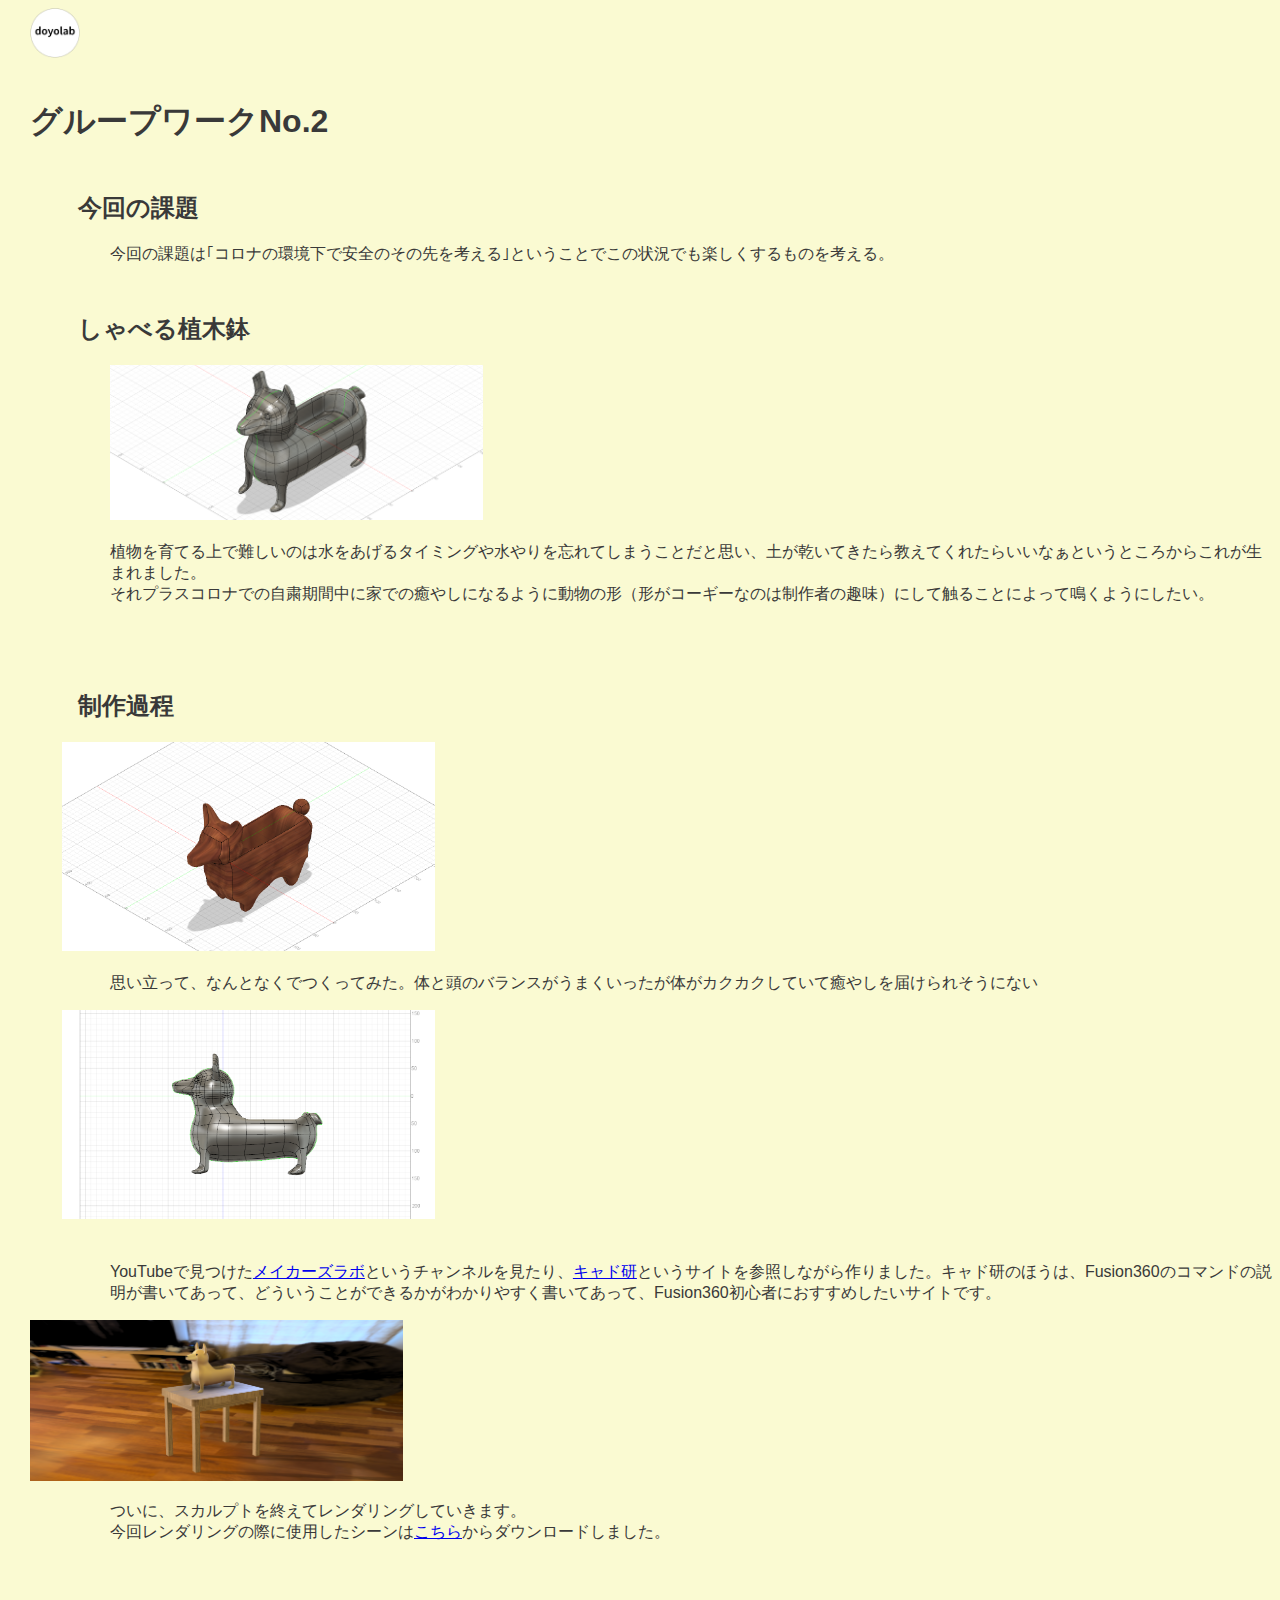
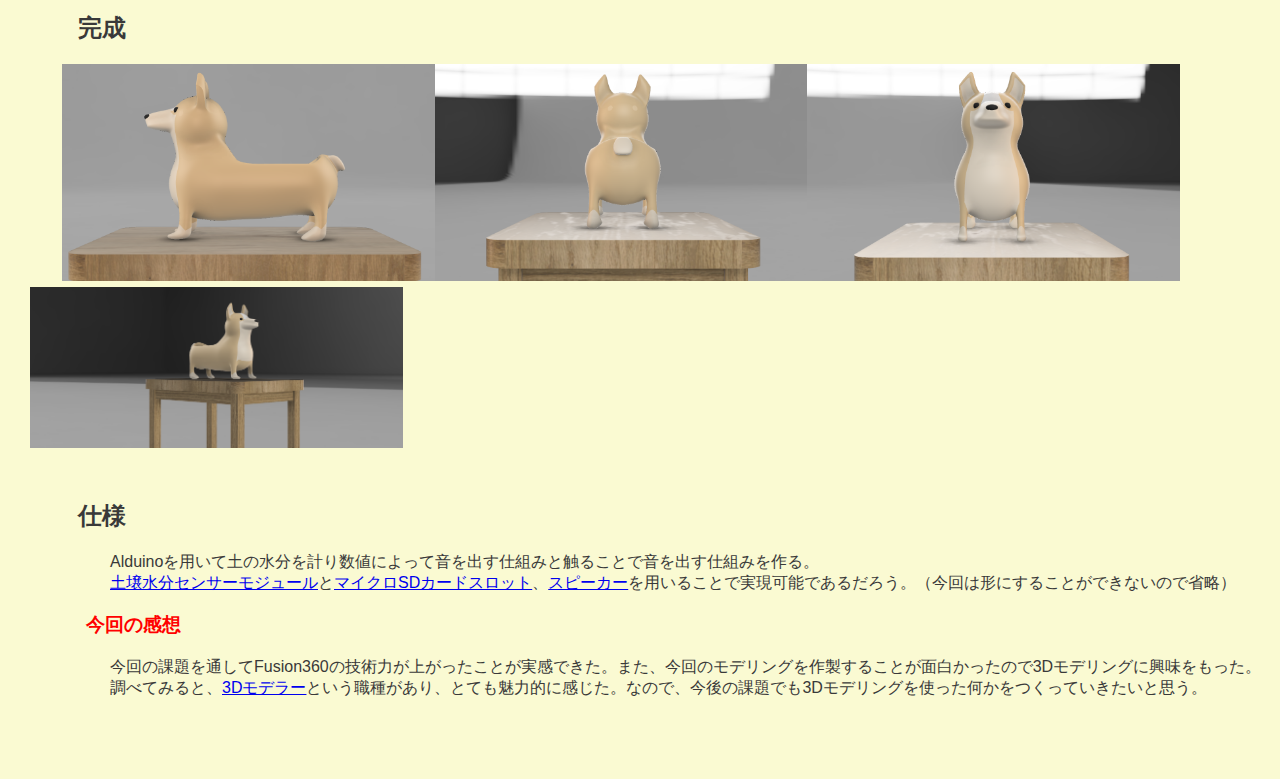
<file: uekibati.html>
<!doctype html>
<html lang="jp">
<head>
    <meta charset="utf-8">
    <meta name="viewport" content="width=device-width, initial-scale=1">
    <title>キックオフページ</title>
    
    <link rel="stylesheet" href="main.css">
</head>


<body>
    <!--ホームに帰るためのボタン-->
    <logotohome>
    <a href="index.html"><img src="images/logo.png" alt=""></a>
    </logotohome>

    　　<h1>グループワークNo.2</h1>
        <h2>今回の課題</h2>
        <p>
       今回の課題は｢コロナの環境下で安全のその先を考える｣ということでこの状況でも楽しくするものを考える。 <br>
        <h2>しゃべる植木鉢</h2>
　　　　　<img src="images/ロボット植木鉢ver2 v5.png" width="30%"><br> 
    <p>
        植物を育てる上で難しいのは水をあげるタイミングや水やりを忘れてしまうことだと思い、土が乾いてきたら教えてくれたらいいなぁというところからこれが生まれました。<br>   
        それプラスコロナでの自粛期間中に家での癒やしになるように動物の形（形がコーギーなのは制作者の趣味）にして触ることによって鳴くようにしたい。 </p>
            
    　　<h2>制作過程</h2>
    　　<img src="images/%E3%83%AD%E3%83%9C%E3%83%83%E3%83%88%E6%A4%8D%E6%9C%A8%E9%89%A2%20v1.png" width="30%"><br> 
    <p>
        思い立って、なんとなくでつくってみた。体と頭のバランスがうまくいったが体がカクカクしていて癒やしを届けられそうにない
    </p>
     　　<img src="images/%E3%83%AD%E3%83%9C%E3%83%83%E3%83%88%E6%A4%8D%E6%9C%A8%E9%89%A2ver2%20v7.png" width="30%"><br> 
　　 <p> 
        YouTubeで見つけた<a href="https://www.youtube.com/channel/UC-hTA3j1L9acNiaQrvh0S6w/">メイカーズラボ</a>というチャンネルを見たり、<a href="https://cad-kenkyujo.com/">キャド研</a>というサイトを参照しながら作りました。キャド研のほうは、Fusion360のコマンドの説明が書いてあって、どういうことができるかがわかりやすく書いてあって、Fusion360初心者におすすめしたいサイトです。<br>
     </p>  
        <img src="images/%E3%83%AD%E3%83%9C%E3%83%83%E3%83%88%E6%A4%8D%E6%9C%A8%E9%89%A2ver3%20v2.png" width="30%"><br> 
     <p>
        ついに、スカルプトを終えてレンダリングしていきます。   <br>
        今回レンダリングの際に使用したシーンは<a href="https://www.cr-market.com/?cat=40">こちら</a>からダウンロードしました。<br>
　　　　<h2>完成</h2>
    　　<img src="images/%E3%83%AD%E3%83%9C%E3%83%83%E3%83%88%E6%A4%8D%E6%9C%A8%E9%89%A2ver3%20v6.png" width="30%"><img src="images/%E3%83%AD%E3%83%9C%E3%83%83%E3%83%88%E6%A4%8D%E6%9C%A8%E9%89%A2ver3%20v7.png" width="30%"><img src="images/%E3%83%AD%E3%83%9C%E3%83%83%E3%83%88%E6%A4%8D%E6%9C%A8%E9%89%A2ver3%20v8.png" width="30%"><img src="images/%E3%83%AD%E3%83%9C%E3%83%83%E3%83%88%E6%A4%8D%E6%9C%A8%E9%89%A2ver3%20v3.png" width="30%">
        <h2>仕様</h2>
    <p> 
        Alduinoを用いて土の水分を計り数値によって音を出す仕組みと触ることで音を出す仕組みを作る。<br>
        <a href="https://www.amazon.co.jp/Arduino-%E5%9C%9F%E5%A3%8C%E6%B9%BF%E5%BA%A6%E8%A8%88-%E6%B9%BF%E5%BA%A6%E6%A4%9C%E5%87%BA-%E3%83%A2%E3%82%B8%E3%83%A5%E3%83%BC%E3%83%AB-%E6%B0%B4%E5%88%86%E3%82%BB%E3%83%B3%E3%82%B5/dp/B00FXIO4U6">土壌水分センサーモジュール</a>と<a href="https://www.amazon.co.jp/dp/B01D1D0E7Q/ref=as_sl_pc_tf_til?tag=ogimotoki-22&linkCode=w00&linkId=95ee061d92c5c66b269b1e291b83b84f&creativeASIN=B01D1D0E7Q">マイクロSDカードスロット</a>、<a href="https://jp.banggood.com/Speaker-Module-Power-Amplifier-Music-Player-Module-Electronic-Building-Blocks-p-1201178.html?gmcCountry=JP&currency=JPY&createTmp=1&utm_source=googleshopping&utm_medium=cpc_bgcs&utm_content=lijing&utm_campaign=ssc-jpg-all-newcustom-0822-re0318&gclid=Cj0KCQjwn7j2BRDrARIsAHJkxmxOinfb40fHbQiC0rBDe2sEuNEQCcwJpxWdnivt9hOY-Mnh6g6kvJYaAu-3EALw_wcB&cur_warehouse=CN">スピーカー</a>を用いることで実現可能であるだろう。（今回は形にすることができないので省略）
    </p>
        
        <h3>今回の感想</h3>
    <p>今回の課題を通してFusion360の技術力が上がったことが実感できた。また、今回のモデリングを作製することが面白かったので3Dモデリングに興味をもった。調べてみると、<a href="https://online.dhw.co.jp/kuritama/job-description-of-3dcg-modeler/">3Dモデラー</a>という職種があり、とても魅力的に感じた。なので、今後の課題でも3Dモデリングを使った何かをつくっていきたいと思う。
              
        </p>

</body>
</file>
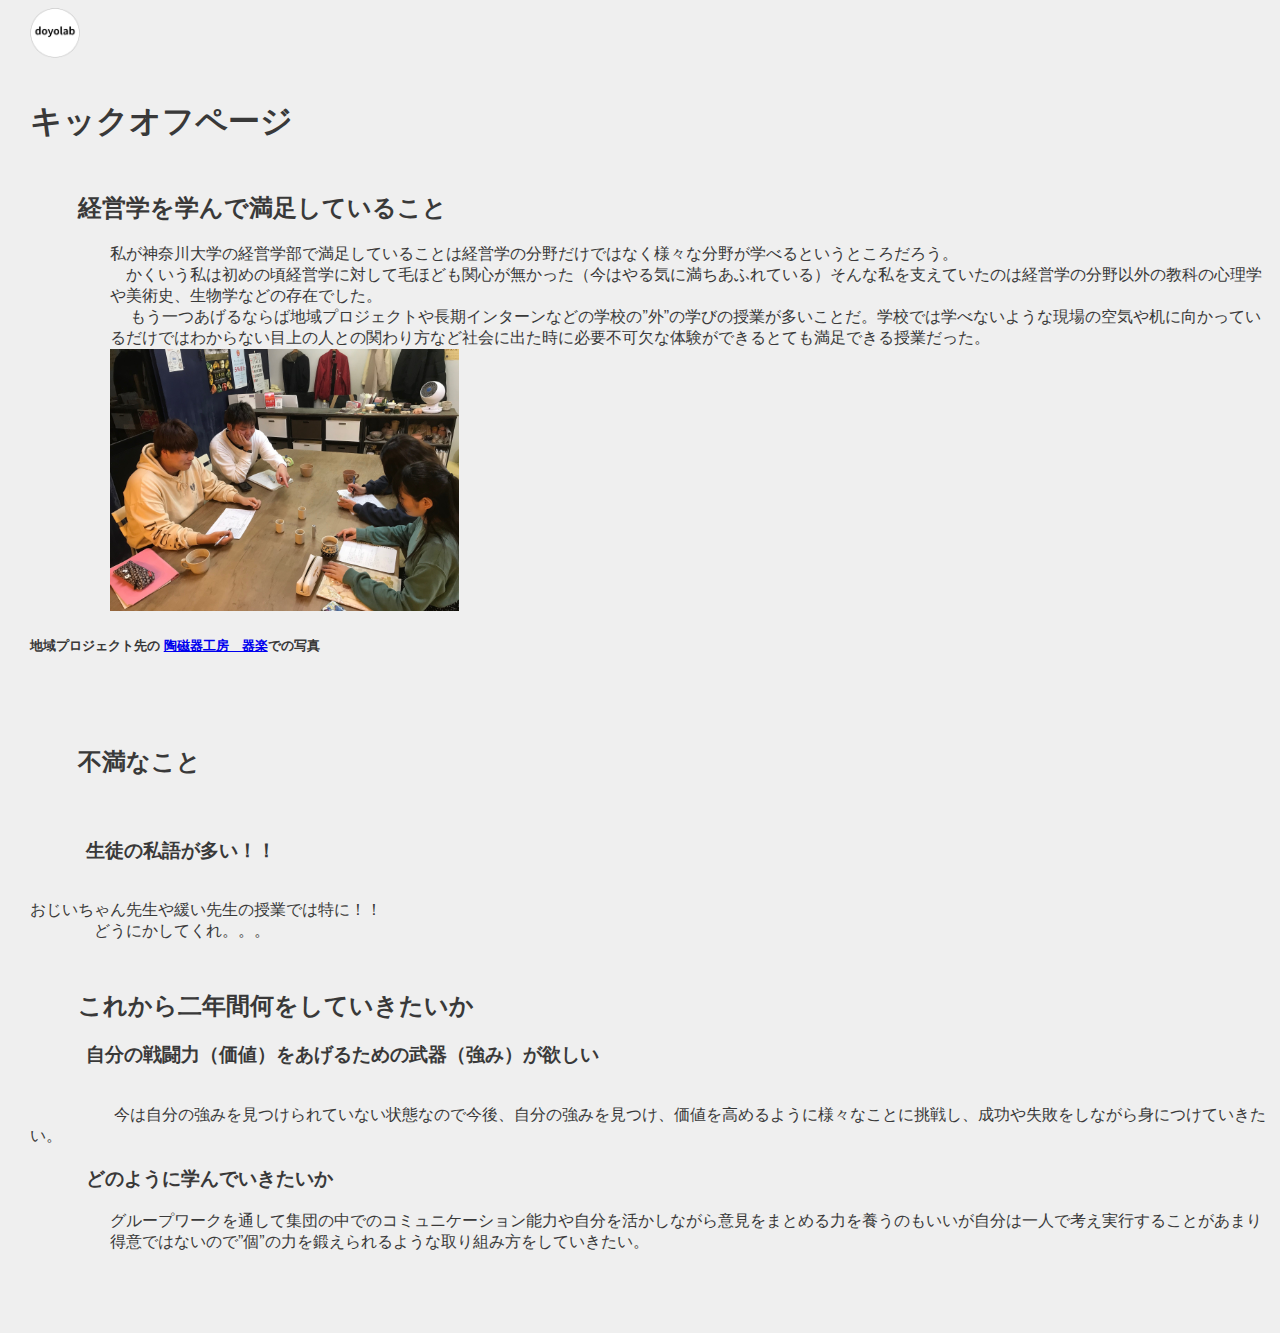
<file: キックオフページ.html>
<!DOCTYPE html>
<!-- saved from url=(0038)http://127.0.0.1:50766/kick%20off.html -->
<html data-brackets-id="3825" lang="jp"><head data-brackets-id="3826"><meta http-equiv="Content-Type" content="text/html; charset=UTF-8">
    
    <meta data-brackets-id="3828" name="viewport" content="width=device-width, initial-scale=1">
    <title data-brackets-id="3829">キックオフページ</title>
    
    <link data-brackets-id="3830" rel="stylesheet" href="./キックオフページ_files/main.css">
</head>


<body data-brackets-id="3831">
    <!--ホームに帰るためのボタン-->
    <logotohome data-brackets-id="3832">
    <a data-brackets-id="3833" href="http://127.0.0.1:50766/index.html"><img data-brackets-id="3834" src="./キックオフページ_files/logo.png" alt=""></a>
    </logotohome>

    　　<h1 data-brackets-id="3835">キックオフページ</h1>
        <h2 data-brackets-id="3836">経営学を学んで満足していること</h2>
        <p data-brackets-id="3837">
        私が神奈川大学の経営学部で満足していることは経営学の分野だけではなく様々な分野が学べるというところだろう。<br data-brackets-id="3838">
         　かくいう私は初めの頃経営学に対して毛ほども関心が無かった（今はやる気に満ちあふれている）そんな私を支えていたのは経営学の分野以外の教科の心理学や美術史、生物学などの存在でした。<br data-brackets-id="3839">
        　
        もう一つあげるならば地域プロジェクトや長期インターンなどの学校の”外”の学びの授業が多いことだ。学校では学べないような現場の空気や机に向かっているだけではわからない目上の人との関わり方など社会に出た時に必要不可欠な体験ができるとても満足できる授業だった。<br data-brackets-id="3840">
            <img data-brackets-id="3841" src="./キックオフページ_files/kiraku.jpg" width="30%">  
            </p><h5 data-brackets-id="3842">地域プロジェクト先の <a data-brackets-id="3843" href="http://www.scn-net.ne.jp/~k-kiraku/">陶磁器工房　器楽</a>での写真</h5>
            <p></p>
    　　<h2 data-brackets-id="3844">不満なこと</h2>
    　　<h3 data-brackets-id="3845">生徒の私語が多い！！</h3><br data-brackets-id="3846">おじいちゃん先生や緩い先生の授業では特に！！<br data-brackets-id="3847">　　　　どうにかしてくれ。。。

            
        <p></p>
        <h2 data-brackets-id="3848">これから二年間何をしていきたいか</h2>
        <p data-brackets-id="3849">
        </p><h3 data-brackets-id="3850">自分の戦闘力（価値）をあげるための武器（強み）が欲しい</h3><br data-brackets-id="3851">　
   
　　　　今は自分の強みを見つけられていない状態なので今後、自分の強みを見つけ、価値を高めるように様々なことに挑戦し、成功や失敗をしながら身につけていきたい。
        <p></p>
        <h3 data-brackets-id="3852">どのように学んでいきたいか</h3>
        <p data-brackets-id="3853">
               グループワークを通して集団の中でのコミュニケーション能力や自分を活かしながら意見をまとめる力を養うのもいいが自分は一人で考え実行することがあまり得意ではないので”個”の力を鍛えられるような取り組み方をしていきたい。
        </p>


</body></html>
</file>
<file: main.css>
logo img{
    display: block;
    width: 150px;
    height: 150px;
    object-fit: cover; /* 画像のトリミング */
}
logotohome img{
    display: block;
    width: 50px;
    height: 50px;
    object-fit: cover; /* 画像のトリミング */
}

/* トップページの一覧に関するスタイル----------------------------------------------*/
figure {
    display: inline-block;   /* インラインブロック化 */
    margin: 0px 3px 7px 0px; /* 外側に余白を追加(※右に3px・下に7px) */
    background-color: lightgoldenrodyellow; 
}
figure img {
    display: block;          /* 余計な余白が出ないようにする */
    margin: 0px 0px 3px 0px; /* 下側にだけ3pxの余白を追加 */
    width: 200px;
    height: 200px;
    object-fit: cover; /* 画像のトリミング */
}
figcaption {
    width: 150px;
    height: 80px;
    font-size: 0.9em;        /* 文字サイズを90%に */
    text-align: center;      /* 中身をセンタリング */
    word-wrap: break-word;
}
/* ---------------------------------------------------------------------------*/


/* ========== common ========== */
html, body {
	font-size: 16px;
	font-family: sans-serif;
	color: #393939;
    margin-left: 15px;
    margin-bottom: 40px;
	background:lightgoldenrodyellow;
}
h1{
    text-indent: 0em;
    
}
h2{
    margin-left: 2em;
    margin-top: 2em;
}
h3{
    margin-left: 3em;
    color: red;
}
p,div{
    margin-left: 5em;
}
span.blackback{
    text-indent: 4em;
    background: #393939;
    color: #efefef;
}
span.color{
    color: red
}
</file>
<file: キックオフページ_files/main.css>
logo img{
    display: block;
    width: 150px;
    height: 150px;
    object-fit: cover; /* 画像のトリミング */
}
logotohome img{
    display: block;
    width: 50px;
    height: 50px;
    object-fit: cover; /* 画像のトリミング */
}

/* トップページの一覧に関するスタイル----------------------------------------------*/
figure {
    display: inline-block;   /* インラインブロック化 */
    margin: 0px 3px 7px 0px; /* 外側に余白を追加(※右に3px・下に7px) */
    background-color: #efefef; 
}
figure img {
    display: block;          /* 余計な余白が出ないようにする */
    margin: 0px 0px 3px 0px; /* 下側にだけ3pxの余白を追加 */
    width: 200px;
    height: 200px;
    object-fit: cover; /* 画像のトリミング */
}
figcaption {
    width: 150px;
    height: 80px;
    font-size: 0.9em;        /* 文字サイズを90%に */
    text-align: center;      /* 中身をセンタリング */
    word-wrap: break-word;
}
/* ---------------------------------------------------------------------------*/


/* ========== common ========== */
html, body {
	font-size: 16px;
	font-family: sans-serif;
	color: #393939;
    margin-left: 15px;
    margin-bottom: 40px;
	background: #efefef;
}
h1{
    text-indent: 0em;
}
h2{
    margin-left: 2em;
    margin-top: 2em;
}
h3{
    margin-left: 3em;
}
p,div{
    margin-left: 5em;
}
span.blackback{
    text-indent: 4em;
    background: #393939;
    color: #efefef;
}
</file>
